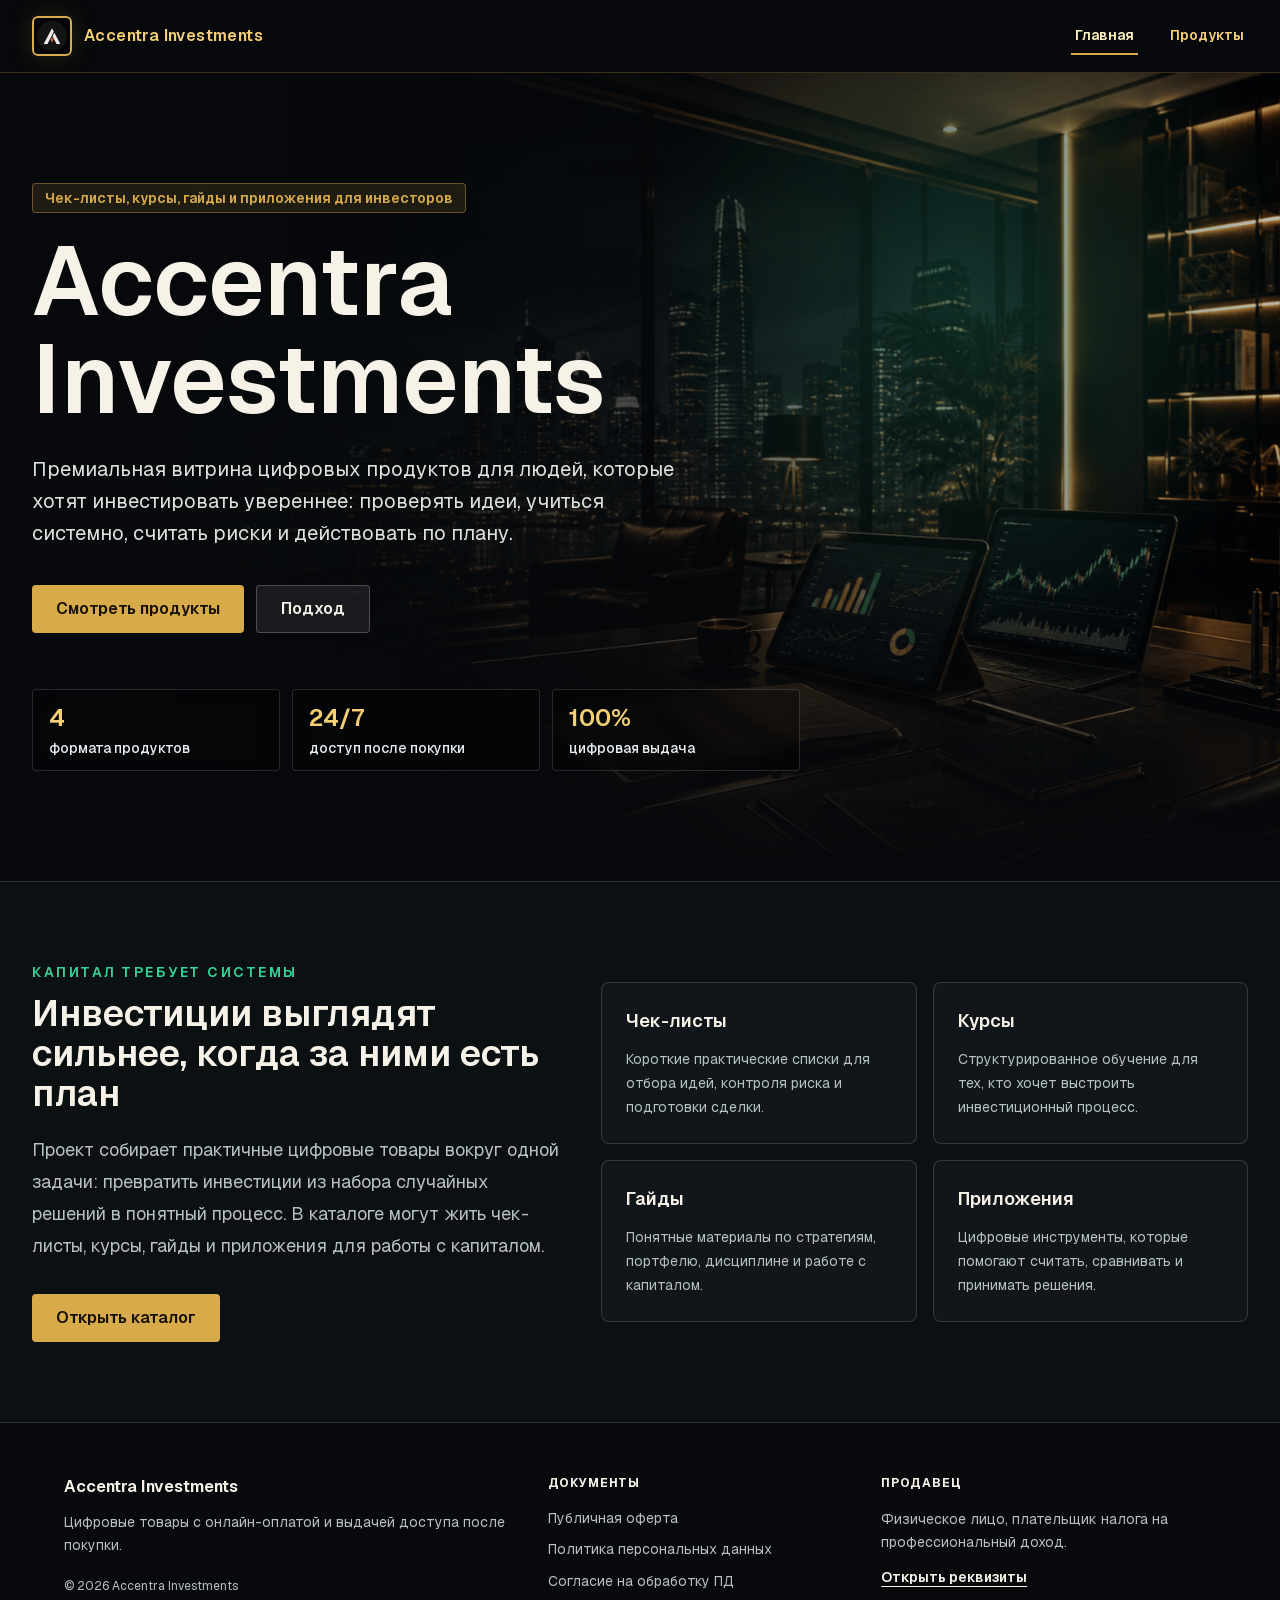
<file: index.html>
<!DOCTYPE html><html lang="ru" class="geist_a71539c9-module__T19VSG__variable geist_mono_8d43a2aa-module__8Li5zG__variable h-full antialiased"><head><meta charSet="utf-8"/><meta name="viewport" content="width=device-width, initial-scale=1"/><link rel="preload" href="/_next/static/media/797e433ab948586e-s.p.09zddjkbdep5a.woff2" as="font" crossorigin="" type="font/woff2"/><link rel="preload" href="/_next/static/media/caa3a2e1cccd8315-s.p.09~u27dqhyhd6.woff2" as="font" crossorigin="" type="font/woff2"/><link rel="preload" as="image" href="/logo.svg"/><link rel="preload" as="image" href="/hero/capital-command.png"/><link rel="preload" as="image" href="/hero/capital-suite.png"/><link rel="stylesheet" href="/_next/static/chunks/0b8yj5fkha_.e.css" data-precedence="next"/><link rel="preload" as="script" fetchPriority="low" href="/_next/static/chunks/0k_-0wjpi~8w1.js"/><script src="/_next/static/chunks/0_p46602p88ss.js" async=""></script><script src="/_next/static/chunks/0irx_78.s631..js" async=""></script><script src="/_next/static/chunks/0nb.jqspx-ja4.js" async=""></script><script src="/_next/static/chunks/turbopack-0a20898857l-..js" async=""></script><script src="/_next/static/chunks/120_mrj66w7d5.js" async=""></script><script src="/_next/static/chunks/0o-0m-u_g1k0-.js" async=""></script><script src="/_next/static/chunks/0~58a43n2k8ra.js" async=""></script><meta name="next-size-adjust" content=""/><title>Accentra Investments — инвестиционные продукты</title><meta name="description" content="Чек-листы, курсы, гайды и приложения для осознанной работы с капиталом."/><meta name="yandex-verification" content="3810a843afc384e1"/><link rel="shortcut icon" href="/favicon.ico" type="image/x-icon"/><link rel="icon" href="/favicon.ico?favicon.0-gzdo0tdrnai.ico" sizes="256x256" type="image/x-icon"/><link rel="icon" href="/favicon.ico" type="image/x-icon" sizes="any"/><link rel="apple-touch-icon" href="/apple-touch-icon.png" type="image/png" sizes="180x180"/><script src="/_next/static/chunks/03~yq9q893hmn.js" noModule=""></script></head><body class="min-h-full flex flex-col"><div hidden=""><!--$--><!--/$--></div><noscript><div><img src="https://mc.yandex.ru/watch/109227984" style="position:absolute;left:-9999px" alt=""/></div></noscript><div class="min-h-dvh bg-background"><header class="sticky top-0 z-50 border-b border-[#d7aa4a]/24 bg-[#07090c]/88 backdrop-blur-xl"><div class="mx-auto flex h-18 max-w-7xl items-center justify-between gap-4 px-4 sm:px-6 lg:px-8"><a href="/" class="flex items-center gap-3" aria-label="Accentra Investments"><span class="flex size-10 shrink-0 items-center justify-center rounded-md border-2 border-[#d7aa4a] bg-black/25 p-[3px] shadow-[0_0_26px_rgba(215,170,74,0.18)]"><img alt="" width="34" height="34" decoding="async" data-nimg="1" class="block size-[34px] object-contain" style="color:transparent" src="/logo.svg"/></span><span class="text-base font-semibold tracking-wide text-[#f5cf73]">Accentra Investments</span></a><nav class="flex items-center gap-5 text-sm font-semibold text-[#f5cf73] sm:gap-7"><a href="/" class="border-b-2 px-1 py-2 transition-colors hover:border-[#f5cf73] hover:text-[#fff2bf] border-[#d7aa4a] text-[#fff2bf]">Главная</a><a href="/products/" class="border-b-2 px-1 py-2 transition-colors hover:border-[#f5cf73] hover:text-[#fff2bf] border-transparent">Продукты</a></nav></div></header><main><section class="relative isolate overflow-hidden"><div class="absolute inset-0 -z-20"><img alt="" decoding="async" data-nimg="fill" class="hero-fade-a object-cover" style="position:absolute;height:100%;width:100%;left:0;top:0;right:0;bottom:0;color:transparent" src="/hero/capital-command.png"/><img alt="" decoding="async" data-nimg="fill" class="hero-fade-b object-cover" style="position:absolute;height:100%;width:100%;left:0;top:0;right:0;bottom:0;color:transparent" src="/hero/capital-suite.png"/></div><div class="absolute inset-0 -z-10 bg-[radial-gradient(circle_at_76%_28%,rgba(57,209,154,0.18),transparent_30%),linear-gradient(90deg,rgba(7,9,12,0.98)_0%,rgba(7,9,12,0.78)_43%,rgba(7,9,12,0.26)_100%),linear-gradient(0deg,rgba(7,9,12,1)_0%,rgba(7,9,12,0)_35%)]"></div><div class="mx-auto flex min-h-[calc(100svh-5.75rem)] max-w-7xl flex-col justify-center px-4 py-16 sm:px-6 lg:px-8"><div class="max-w-3xl"><p class="mb-5 inline-flex rounded border border-primary/40 bg-primary/12 px-3 py-1 text-sm font-semibold text-primary">Чек-листы, курсы, гайды и приложения для инвесторов</p><h1 class="text-5xl font-semibold leading-[1.02] tracking-normal text-foreground sm:text-7xl lg:text-8xl">Accentra Investments</h1><p class="mt-6 max-w-2xl text-lg leading-8 text-[#dce3df] sm:text-xl">Премиальная витрина цифровых продуктов для людей, которые хотят инвестировать увереннее: проверять идеи, учиться системно, считать риски и действовать по плану.</p><div class="mt-9 flex flex-wrap gap-3"><a href="/products/" class="inline-flex h-12 items-center justify-center rounded bg-primary px-6 text-base font-semibold text-primary-foreground transition hover:bg-[#f0c96f]">Смотреть продукты</a><a href="#method" class="inline-flex h-12 items-center justify-center rounded border border-white/22 bg-white/8 px-6 text-base font-semibold text-foreground transition hover:bg-white/14">Подход</a></div></div><div class="mt-14 grid max-w-3xl gap-3 sm:grid-cols-3"><div class="rounded border border-white/14 bg-black/30 px-4 py-3 backdrop-blur"><p class="text-2xl font-semibold text-[#f5cf73]">4</p><p class="mt-1 text-sm font-medium text-[#e7edf0]">формата продуктов</p></div><div class="rounded border border-white/14 bg-black/30 px-4 py-3 backdrop-blur"><p class="text-2xl font-semibold text-[#f5cf73]">24/7</p><p class="mt-1 text-sm font-medium text-[#e7edf0]">доступ после покупки</p></div><div class="rounded border border-white/14 bg-black/30 px-4 py-3 backdrop-blur"><p class="text-2xl font-semibold text-[#f5cf73]">100%</p><p class="mt-1 text-sm font-medium text-[#e7edf0]">цифровая выдача</p></div></div></div></section><section id="method" class="border-y border-border bg-[#0b1012] py-20"><div class="mx-auto max-w-7xl px-4 sm:px-6 lg:px-8"><div class="grid gap-10 lg:grid-cols-[0.9fr_1.1fr] lg:items-center"><div><p class="text-sm font-semibold uppercase tracking-[0.18em] text-accent">Капитал требует системы</p><h2 class="mt-3 text-3xl font-semibold tracking-normal sm:text-4xl">Инвестиции выглядят сильнее, когда за ними есть план</h2><p class="mt-5 text-lg leading-8 text-muted-foreground">Проект собирает практичные цифровые товары вокруг одной задачи: превратить инвестиции из набора случайных решений в понятный процесс. В каталоге могут жить чек-листы, курсы, гайды и приложения для работы с капиталом.</p><a href="/products/" class="mt-8 inline-flex h-12 items-center justify-center rounded bg-primary px-6 text-base font-semibold text-primary-foreground transition hover:bg-[#f0c96f]">Открыть каталог</a></div><div class="grid gap-4 sm:grid-cols-2"><div class="rounded-lg border border-border bg-card p-6"><h3 class="text-lg font-semibold text-foreground">Чек-листы</h3><p class="mt-3 text-sm leading-6 text-muted-foreground">Короткие практические списки для отбора идей, контроля риска и подготовки сделки.</p></div><div class="rounded-lg border border-border bg-card p-6"><h3 class="text-lg font-semibold text-foreground">Курсы</h3><p class="mt-3 text-sm leading-6 text-muted-foreground">Структурированное обучение для тех, кто хочет выстроить инвестиционный процесс.</p></div><div class="rounded-lg border border-border bg-card p-6"><h3 class="text-lg font-semibold text-foreground">Гайды</h3><p class="mt-3 text-sm leading-6 text-muted-foreground">Понятные материалы по стратегиям, портфелю, дисциплине и работе с капиталом.</p></div><div class="rounded-lg border border-border bg-card p-6"><h3 class="text-lg font-semibold text-foreground">Приложения</h3><p class="mt-3 text-sm leading-6 text-muted-foreground">Цифровые инструменты, которые помогают считать, сравнивать и принимать решения.</p></div></div></div></div></section></main></div><!--$--><!--/$--><footer class="legal-footer border-t border-border bg-background text-sm text-muted-foreground bg-[#07090c]"><style>
        .legal-footer {
          padding: 2.75rem 1rem;
        }

        .legal-footer__inner {
          display: grid;
          gap: 2rem;
          max-width: 72rem;
          margin: 0 auto;
        }

        .legal-footer__title {
          color: var(--foreground);
          font-size: 1rem;
          font-weight: 650;
          line-height: 1.5;
        }

        .legal-footer__text {
          max-width: 28rem;
          margin-top: 0.75rem;
          line-height: 1.65;
        }

        .legal-footer__meta {
          margin-top: 1.25rem;
          font-size: 0.75rem;
          line-height: 1.5;
        }

        .legal-footer__label {
          color: var(--foreground);
          font-size: 0.75rem;
          font-weight: 700;
          letter-spacing: 0.08em;
          line-height: 1.4;
          text-transform: uppercase;
        }

        .legal-footer__links {
          display: flex;
          flex-direction: column;
          align-items: flex-start;
          gap: 0.7rem;
          margin-top: 1rem;
        }

        .legal-footer__link {
          color: inherit;
          line-height: 1.45;
          text-decoration: none;
          transition: color 160ms ease;
        }

        .legal-footer__link:hover {
          color: var(--foreground);
        }

        .legal-footer__seller {
          margin-top: 1rem;
          line-height: 1.65;
        }

        .legal-footer__requisites {
          display: inline-flex;
          margin-top: 0.8rem;
          color: var(--foreground);
          font-weight: 600;
          text-decoration: underline;
          text-underline-offset: 4px;
          transition: color 160ms ease;
        }

        .legal-footer__requisites:hover {
          color: var(--muted-foreground);
        }

        @media (min-width: 768px) {
          .legal-footer {
            padding: 3.25rem 1.5rem;
          }

          .legal-footer__inner {
            grid-template-columns: minmax(0, 1.35fr) minmax(0, 0.9fr) minmax(0, 1fr);
            align-items: start;
          }
        }
      </style><div class="legal-footer__inner"><div><p class="legal-footer__title">Accentra Investments</p><p class="legal-footer__text">Цифровые товары с онлайн-оплатой и выдачей доступа после покупки.</p><p class="legal-footer__meta">© <!-- -->2026<!-- --> <!-- -->Accentra Investments</p></div><nav aria-label="Юридические документы"><p class="legal-footer__label">Документы</p><div class="legal-footer__links"><a href="https://accentra.ru/legal/offer/" target="_blank" rel="noreferrer" class="legal-footer__link">Публичная оферта</a><a href="https://accentra.ru/legal/privacy/" target="_blank" rel="noreferrer" class="legal-footer__link">Политика персональных данных</a><a href="https://accentra.ru/legal/personal-data-consent/" target="_blank" rel="noreferrer" class="legal-footer__link">Согласие на обработку ПД</a></div></nav><div><p class="legal-footer__label">Продавец</p><p class="legal-footer__seller">Физическое лицо, плательщик налога на профессиональный доход.</p><a href="https://accentra.ru/contacts/" target="_blank" rel="noreferrer" class="legal-footer__requisites">Открыть реквизиты</a></div></div></footer><script src="/_next/static/chunks/0k_-0wjpi~8w1.js" id="_R_" async=""></script><script>(self.__next_f=self.__next_f||[]).push([0])</script><script>self.__next_f.push([1,"1:\"$Sreact.fragment\"\n2:I[10536,[\"/_next/static/chunks/120_mrj66w7d5.js\",\"/_next/static/chunks/0o-0m-u_g1k0-.js\"],\"YandexMetrika\"]\n3:I[60379,[\"/_next/static/chunks/120_mrj66w7d5.js\",\"/_next/static/chunks/0o-0m-u_g1k0-.js\"],\"default\"]\n4:I[44345,[\"/_next/static/chunks/120_mrj66w7d5.js\",\"/_next/static/chunks/0o-0m-u_g1k0-.js\"],\"default\"]\n9:I[3222,[\"/_next/static/chunks/120_mrj66w7d5.js\",\"/_next/static/chunks/0o-0m-u_g1k0-.js\"],\"default\",1]\n:HL[\"/_next/static/chunks/0b8yj5fkha_.e.css\",\"style\"]\n:HL[\"/_next/static/media/797e433ab948586e-s.p.09zddjkbdep5a.woff2\",\"font\",{\"crossOrigin\":\"\",\"type\":\"font/woff2\"}]\n:HL[\"/_next/static/media/caa3a2e1cccd8315-s.p.09~u27dqhyhd6.woff2\",\"font\",{\"crossOrigin\":\"\",\"type\":\"font/woff2\"}]\n5:T820,"])</script><script>self.__next_f.push([1,"\n        .legal-footer {\n          padding: 2.75rem 1rem;\n        }\n\n        .legal-footer__inner {\n          display: grid;\n          gap: 2rem;\n          max-width: 72rem;\n          margin: 0 auto;\n        }\n\n        .legal-footer__title {\n          color: var(--foreground);\n          font-size: 1rem;\n          font-weight: 650;\n          line-height: 1.5;\n        }\n\n        .legal-footer__text {\n          max-width: 28rem;\n          margin-top: 0.75rem;\n          line-height: 1.65;\n        }\n\n        .legal-footer__meta {\n          margin-top: 1.25rem;\n          font-size: 0.75rem;\n          line-height: 1.5;\n        }\n\n        .legal-footer__label {\n          color: var(--foreground);\n          font-size: 0.75rem;\n          font-weight: 700;\n          letter-spacing: 0.08em;\n          line-height: 1.4;\n          text-transform: uppercase;\n        }\n\n        .legal-footer__links {\n          display: flex;\n          flex-direction: column;\n          align-items: flex-start;\n          gap: 0.7rem;\n          margin-top: 1rem;\n        }\n\n        .legal-footer__link {\n          color: inherit;\n          line-height: 1.45;\n          text-decoration: none;\n          transition: color 160ms ease;\n        }\n\n        .legal-footer__link:hover {\n          color: var(--foreground);\n        }\n\n        .legal-footer__seller {\n          margin-top: 1rem;\n          line-height: 1.65;\n        }\n\n        .legal-footer__requisites {\n          display: inline-flex;\n          margin-top: 0.8rem;\n          color: var(--foreground);\n          font-weight: 600;\n          text-decoration: underline;\n          text-underline-offset: 4px;\n          transition: color 160ms ease;\n        }\n\n        .legal-footer__requisites:hover {\n          color: var(--muted-foreground);\n        }\n\n        @media (min-width: 768px) {\n          .legal-footer {\n            padding: 3.25rem 1.5rem;\n          }\n\n          .legal-footer__inner {\n            grid-template-columns: minmax(0, 1.35fr) minmax(0, 0.9fr) minmax(0, 1fr);\n            align-items: start;\n          }\n        }\n      "])</script><script>self.__next_f.push([1,"0:{\"P\":null,\"c\":[\"\",\"\"],\"q\":\"\",\"i\":false,\"f\":[[[\"\",{\"children\":[\"__PAGE__\",{}]},\"$undefined\",\"$undefined\",16],[[\"$\",\"$1\",\"c\",{\"children\":[[[\"$\",\"link\",\"0\",{\"rel\":\"stylesheet\",\"href\":\"/_next/static/chunks/0b8yj5fkha_.e.css\",\"precedence\":\"next\",\"crossOrigin\":\"$undefined\",\"nonce\":\"$undefined\"}],[\"$\",\"script\",\"script-0\",{\"src\":\"/_next/static/chunks/120_mrj66w7d5.js\",\"async\":true,\"nonce\":\"$undefined\"}],[\"$\",\"script\",\"script-1\",{\"src\":\"/_next/static/chunks/0o-0m-u_g1k0-.js\",\"async\":true,\"nonce\":\"$undefined\"}]],[\"$\",\"html\",null,{\"lang\":\"ru\",\"className\":\"geist_a71539c9-module__T19VSG__variable geist_mono_8d43a2aa-module__8Li5zG__variable h-full antialiased\",\"children\":[\"$\",\"body\",null,{\"className\":\"min-h-full flex flex-col\",\"children\":[[\"$\",\"$L2\",null,{}],[\"$\",\"$L3\",null,{\"parallelRouterKey\":\"children\",\"error\":\"$undefined\",\"errorStyles\":\"$undefined\",\"errorScripts\":\"$undefined\",\"template\":[\"$\",\"$L4\",null,{}],\"templateStyles\":\"$undefined\",\"templateScripts\":\"$undefined\",\"notFound\":[[[\"$\",\"title\",null,{\"children\":\"404: This page could not be found.\"}],[\"$\",\"div\",null,{\"style\":{\"fontFamily\":\"system-ui,\\\"Segoe UI\\\",Roboto,Helvetica,Arial,sans-serif,\\\"Apple Color Emoji\\\",\\\"Segoe UI Emoji\\\"\",\"height\":\"100vh\",\"textAlign\":\"center\",\"display\":\"flex\",\"flexDirection\":\"column\",\"alignItems\":\"center\",\"justifyContent\":\"center\"},\"children\":[\"$\",\"div\",null,{\"children\":[[\"$\",\"style\",null,{\"dangerouslySetInnerHTML\":{\"__html\":\"body{color:#000;background:#fff;margin:0}.next-error-h1{border-right:1px solid rgba(0,0,0,.3)}@media (prefers-color-scheme:dark){body{color:#fff;background:#000}.next-error-h1{border-right:1px solid rgba(255,255,255,.3)}}\"}}],[\"$\",\"h1\",null,{\"className\":\"next-error-h1\",\"style\":{\"display\":\"inline-block\",\"margin\":\"0 20px 0 0\",\"padding\":\"0 23px 0 0\",\"fontSize\":24,\"fontWeight\":500,\"verticalAlign\":\"top\",\"lineHeight\":\"49px\"},\"children\":404}],[\"$\",\"div\",null,{\"style\":{\"display\":\"inline-block\"},\"children\":[\"$\",\"h2\",null,{\"style\":{\"fontSize\":14,\"fontWeight\":400,\"lineHeight\":\"49px\",\"margin\":0},\"children\":\"This page could not be found.\"}]}]]}]}]],[]],\"forbidden\":\"$undefined\",\"unauthorized\":\"$undefined\"}],[\"$\",\"footer\",null,{\"className\":\"legal-footer border-t border-border bg-background text-sm text-muted-foreground bg-[#07090c]\",\"children\":[[\"$\",\"style\",null,{\"children\":\"$5\"}],\"$L6\"]}]]}]}]]}],{\"children\":[\"$L7\",{},null,false,null]},null,false,null],\"$L8\",false]],\"m\":\"$undefined\",\"G\":[\"$9\",[\"$La\"]],\"S\":true,\"h\":null,\"s\":\"$undefined\",\"l\":\"$undefined\",\"p\":\"$undefined\",\"d\":\"$undefined\",\"b\":\"xPZyX1_C-UBmDYddAtYaP\"}\n"])</script><script>self.__next_f.push([1,"b:I[36754,[\"/_next/static/chunks/120_mrj66w7d5.js\",\"/_next/static/chunks/0o-0m-u_g1k0-.js\",\"/_next/static/chunks/0~58a43n2k8ra.js\"],\"SiteHeader\"]\nc:I[58891,[\"/_next/static/chunks/120_mrj66w7d5.js\",\"/_next/static/chunks/0o-0m-u_g1k0-.js\",\"/_next/static/chunks/0~58a43n2k8ra.js\"],\"Image\"]\n11:I[96237,[\"/_next/static/chunks/120_mrj66w7d5.js\",\"/_next/static/chunks/0o-0m-u_g1k0-.js\"],\"ViewportBoundary\"]\n13:I[96237,[\"/_next/static/chunks/120_mrj66w7d5.js\",\"/_next/static/chunks/0o-0m-u_g1k0-.js\"],\"MetadataBoundary\"]\n14:\"$Sreact.suspense\"\n"])</script><script>self.__next_f.push([1,"6:[\"$\",\"div\",null,{\"className\":\"legal-footer__inner\",\"children\":[[\"$\",\"div\",null,{\"children\":[[\"$\",\"p\",null,{\"className\":\"legal-footer__title\",\"children\":\"Accentra Investments\"}],[\"$\",\"p\",null,{\"className\":\"legal-footer__text\",\"children\":\"Цифровые товары с онлайн-оплатой и выдачей доступа после покупки.\"}],[\"$\",\"p\",null,{\"className\":\"legal-footer__meta\",\"children\":[\"© \",2026,\" \",\"Accentra Investments\"]}]]}],[\"$\",\"nav\",null,{\"aria-label\":\"Юридические документы\",\"children\":[[\"$\",\"p\",null,{\"className\":\"legal-footer__label\",\"children\":\"Документы\"}],[\"$\",\"div\",null,{\"className\":\"legal-footer__links\",\"children\":[[\"$\",\"a\",\"/legal/offer/\",{\"href\":\"https://accentra.ru/legal/offer/\",\"target\":\"_blank\",\"rel\":\"noreferrer\",\"className\":\"legal-footer__link\",\"children\":\"Публичная оферта\"}],[\"$\",\"a\",\"/legal/privacy/\",{\"href\":\"https://accentra.ru/legal/privacy/\",\"target\":\"_blank\",\"rel\":\"noreferrer\",\"className\":\"legal-footer__link\",\"children\":\"Политика персональных данных\"}],[\"$\",\"a\",\"/legal/personal-data-consent/\",{\"href\":\"https://accentra.ru/legal/personal-data-consent/\",\"target\":\"_blank\",\"rel\":\"noreferrer\",\"className\":\"legal-footer__link\",\"children\":\"Согласие на обработку ПД\"}]]}]]}],[\"$\",\"div\",null,{\"children\":[[\"$\",\"p\",null,{\"className\":\"legal-footer__label\",\"children\":\"Продавец\"}],[\"$\",\"p\",null,{\"className\":\"legal-footer__seller\",\"children\":\"Физическое лицо, плательщик налога на профессиональный доход.\"}],[\"$\",\"a\",null,{\"href\":\"https://accentra.ru/contacts/\",\"target\":\"_blank\",\"rel\":\"noreferrer\",\"className\":\"legal-footer__requisites\",\"children\":\"Открыть реквизиты\"}]]}]]}]\n"])</script><script>self.__next_f.push([1,"7:[\"$\",\"$1\",\"c\",{\"children\":[[\"$\",\"div\",null,{\"className\":\"min-h-dvh bg-background\",\"children\":[[\"$\",\"$Lb\",null,{}],[\"$\",\"main\",null,{\"children\":[[\"$\",\"section\",null,{\"className\":\"relative isolate overflow-hidden\",\"children\":[[\"$\",\"div\",null,{\"className\":\"absolute inset-0 -z-20\",\"children\":[[\"$\",\"$Lc\",null,{\"src\":\"/hero/capital-command.png\",\"alt\":\"\",\"fill\":true,\"priority\":true,\"className\":\"hero-fade-a object-cover\",\"sizes\":\"100vw\"}],[\"$\",\"$Lc\",null,{\"src\":\"/hero/capital-suite.png\",\"alt\":\"\",\"fill\":true,\"priority\":true,\"className\":\"hero-fade-b object-cover\",\"sizes\":\"100vw\"}]]}],[\"$\",\"div\",null,{\"className\":\"absolute inset-0 -z-10 bg-[radial-gradient(circle_at_76%_28%,rgba(57,209,154,0.18),transparent_30%),linear-gradient(90deg,rgba(7,9,12,0.98)_0%,rgba(7,9,12,0.78)_43%,rgba(7,9,12,0.26)_100%),linear-gradient(0deg,rgba(7,9,12,1)_0%,rgba(7,9,12,0)_35%)]\"}],[\"$\",\"div\",null,{\"className\":\"mx-auto flex min-h-[calc(100svh-5.75rem)] max-w-7xl flex-col justify-center px-4 py-16 sm:px-6 lg:px-8\",\"children\":[[\"$\",\"div\",null,{\"className\":\"max-w-3xl\",\"children\":[[\"$\",\"p\",null,{\"className\":\"mb-5 inline-flex rounded border border-primary/40 bg-primary/12 px-3 py-1 text-sm font-semibold text-primary\",\"children\":\"Чек-листы, курсы, гайды и приложения для инвесторов\"}],[\"$\",\"h1\",null,{\"className\":\"text-5xl font-semibold leading-[1.02] tracking-normal text-foreground sm:text-7xl lg:text-8xl\",\"children\":\"Accentra Investments\"}],[\"$\",\"p\",null,{\"className\":\"mt-6 max-w-2xl text-lg leading-8 text-[#dce3df] sm:text-xl\",\"children\":\"Премиальная витрина цифровых продуктов для людей, которые хотят инвестировать увереннее: проверять идеи, учиться системно, считать риски и действовать по плану.\"}],[\"$\",\"div\",null,{\"className\":\"mt-9 flex flex-wrap gap-3\",\"children\":[[\"$\",\"a\",null,{\"href\":\"/products/\",\"className\":\"inline-flex h-12 items-center justify-center rounded bg-primary px-6 text-base font-semibold text-primary-foreground transition hover:bg-[#f0c96f]\",\"children\":\"Смотреть продукты\"}],[\"$\",\"a\",null,{\"href\":\"#method\",\"className\":\"inline-flex h-12 items-center justify-center rounded border border-white/22 bg-white/8 px-6 text-base font-semibold text-foreground transition hover:bg-white/14\",\"children\":\"Подход\"}]]}]]}],[\"$\",\"div\",null,{\"className\":\"mt-14 grid max-w-3xl gap-3 sm:grid-cols-3\",\"children\":[[\"$\",\"div\",\"4\",{\"className\":\"rounded border border-white/14 bg-black/30 px-4 py-3 backdrop-blur\",\"children\":[[\"$\",\"p\",null,{\"className\":\"text-2xl font-semibold text-[#f5cf73]\",\"children\":\"4\"}],[\"$\",\"p\",null,{\"className\":\"mt-1 text-sm font-medium text-[#e7edf0]\",\"children\":\"формата продуктов\"}]]}],[\"$\",\"div\",\"24/7\",{\"className\":\"rounded border border-white/14 bg-black/30 px-4 py-3 backdrop-blur\",\"children\":[[\"$\",\"p\",null,{\"className\":\"text-2xl font-semibold text-[#f5cf73]\",\"children\":\"24/7\"}],[\"$\",\"p\",null,{\"className\":\"mt-1 text-sm font-medium text-[#e7edf0]\",\"children\":\"доступ после покупки\"}]]}],[\"$\",\"div\",\"100%\",{\"className\":\"rounded border border-white/14 bg-black/30 px-4 py-3 backdrop-blur\",\"children\":[[\"$\",\"p\",null,{\"className\":\"text-2xl font-semibold text-[#f5cf73]\",\"children\":\"100%\"}],[\"$\",\"p\",null,{\"className\":\"mt-1 text-sm font-medium text-[#e7edf0]\",\"children\":\"цифровая выдача\"}]]}]]}]]}]]}],[\"$\",\"section\",null,{\"id\":\"method\",\"className\":\"border-y border-border bg-[#0b1012] py-20\",\"children\":[\"$\",\"div\",null,{\"className\":\"mx-auto max-w-7xl px-4 sm:px-6 lg:px-8\",\"children\":[\"$\",\"div\",null,{\"className\":\"grid gap-10 lg:grid-cols-[0.9fr_1.1fr] lg:items-center\",\"children\":[[\"$\",\"div\",null,{\"children\":[[\"$\",\"p\",null,{\"className\":\"text-sm font-semibold uppercase tracking-[0.18em] text-accent\",\"children\":\"Капитал требует системы\"}],[\"$\",\"h2\",null,{\"className\":\"mt-3 text-3xl font-semibold tracking-normal sm:text-4xl\",\"children\":\"Инвестиции выглядят сильнее, когда за ними есть план\"}],[\"$\",\"p\",null,{\"className\":\"mt-5 text-lg leading-8 text-muted-foreground\",\"children\":\"Проект собирает практичные цифровые товары вокруг одной задачи: превратить инвестиции из набора случайных решений в понятный процесс. В каталоге могут жить чек-листы, курсы, гайды и приложения для работы с капиталом.\"}],\"$Ld\"]}],\"$Le\"]}]}]}]]}]]}],[\"$Lf\"],\"$L10\"]}]\n"])</script><script>self.__next_f.push([1,"8:[\"$\",\"$1\",\"h\",{\"children\":[null,[\"$\",\"$L11\",null,{\"children\":\"$L12\"}],[\"$\",\"div\",null,{\"hidden\":true,\"children\":[\"$\",\"$L13\",null,{\"children\":[\"$\",\"$14\",null,{\"name\":\"Next.Metadata\",\"children\":\"$L15\"}]}]}],[\"$\",\"meta\",null,{\"name\":\"next-size-adjust\",\"content\":\"\"}]]}]\na:[\"$\",\"link\",\"0\",{\"rel\":\"stylesheet\",\"href\":\"/_next/static/chunks/0b8yj5fkha_.e.css\",\"precedence\":\"next\",\"crossOrigin\":\"$undefined\",\"nonce\":\"$undefined\"}]\n"])</script><script>self.__next_f.push([1,"16:I[96237,[\"/_next/static/chunks/120_mrj66w7d5.js\",\"/_next/static/chunks/0o-0m-u_g1k0-.js\"],\"OutletBoundary\"]\nd:[\"$\",\"a\",null,{\"href\":\"/products/\",\"className\":\"mt-8 inline-flex h-12 items-center justify-center rounded bg-primary px-6 text-base font-semibold text-primary-foreground transition hover:bg-[#f0c96f]\",\"children\":\"Открыть каталог\"}]\n"])</script><script>self.__next_f.push([1,"e:[\"$\",\"div\",null,{\"className\":\"grid gap-4 sm:grid-cols-2\",\"children\":[[\"$\",\"div\",\"Чек-листы\",{\"className\":\"rounded-lg border border-border bg-card p-6\",\"children\":[[\"$\",\"h3\",null,{\"className\":\"text-lg font-semibold text-foreground\",\"children\":\"Чек-листы\"}],[\"$\",\"p\",null,{\"className\":\"mt-3 text-sm leading-6 text-muted-foreground\",\"children\":\"Короткие практические списки для отбора идей, контроля риска и подготовки сделки.\"}]]}],[\"$\",\"div\",\"Курсы\",{\"className\":\"rounded-lg border border-border bg-card p-6\",\"children\":[[\"$\",\"h3\",null,{\"className\":\"text-lg font-semibold text-foreground\",\"children\":\"Курсы\"}],[\"$\",\"p\",null,{\"className\":\"mt-3 text-sm leading-6 text-muted-foreground\",\"children\":\"Структурированное обучение для тех, кто хочет выстроить инвестиционный процесс.\"}]]}],[\"$\",\"div\",\"Гайды\",{\"className\":\"rounded-lg border border-border bg-card p-6\",\"children\":[[\"$\",\"h3\",null,{\"className\":\"text-lg font-semibold text-foreground\",\"children\":\"Гайды\"}],[\"$\",\"p\",null,{\"className\":\"mt-3 text-sm leading-6 text-muted-foreground\",\"children\":\"Понятные материалы по стратегиям, портфелю, дисциплине и работе с капиталом.\"}]]}],[\"$\",\"div\",\"Приложения\",{\"className\":\"rounded-lg border border-border bg-card p-6\",\"children\":[[\"$\",\"h3\",null,{\"className\":\"text-lg font-semibold text-foreground\",\"children\":\"Приложения\"}],[\"$\",\"p\",null,{\"className\":\"mt-3 text-sm leading-6 text-muted-foreground\",\"children\":\"Цифровые инструменты, которые помогают считать, сравнивать и принимать решения.\"}]]}]]}]\n"])</script><script>self.__next_f.push([1,"f:[\"$\",\"script\",\"script-0\",{\"src\":\"/_next/static/chunks/0~58a43n2k8ra.js\",\"async\":true,\"nonce\":\"$undefined\"}]\n10:[\"$\",\"$L16\",null,{\"children\":[\"$\",\"$14\",null,{\"name\":\"Next.MetadataOutlet\",\"children\":\"$@17\"}]}]\n"])</script><script>self.__next_f.push([1,"12:[[\"$\",\"meta\",\"0\",{\"charSet\":\"utf-8\"}],[\"$\",\"meta\",\"1\",{\"name\":\"viewport\",\"content\":\"width=device-width, initial-scale=1\"}]]\n"])</script><script>self.__next_f.push([1,"18:I[15637,[\"/_next/static/chunks/120_mrj66w7d5.js\",\"/_next/static/chunks/0o-0m-u_g1k0-.js\"],\"IconMark\"]\n15:[[\"$\",\"title\",\"0\",{\"children\":\"Accentra Investments — инвестиционные продукты\"}],[\"$\",\"meta\",\"1\",{\"name\":\"description\",\"content\":\"Чек-листы, курсы, гайды и приложения для осознанной работы с капиталом.\"}],[\"$\",\"meta\",\"2\",{\"name\":\"yandex-verification\",\"content\":\"3810a843afc384e1\"}],[\"$\",\"link\",\"3\",{\"rel\":\"shortcut icon\",\"href\":\"/favicon.ico\",\"type\":\"image/x-icon\"}],[\"$\",\"link\",\"4\",{\"rel\":\"icon\",\"href\":\"/favicon.ico?favicon.0-gzdo0tdrnai.ico\",\"sizes\":\"256x256\",\"type\":\"image/x-icon\"}],[\"$\",\"link\",\"5\",{\"rel\":\"icon\",\"href\":\"/favicon.ico\",\"type\":\"image/x-icon\",\"sizes\":\"any\"}],[\"$\",\"link\",\"6\",{\"rel\":\"apple-touch-icon\",\"href\":\"/apple-touch-icon.png\",\"type\":\"image/png\",\"sizes\":\"180x180\"}],[\"$\",\"$L18\",\"7\",{}]]\n17:null\n"])</script></body></html>
</file>
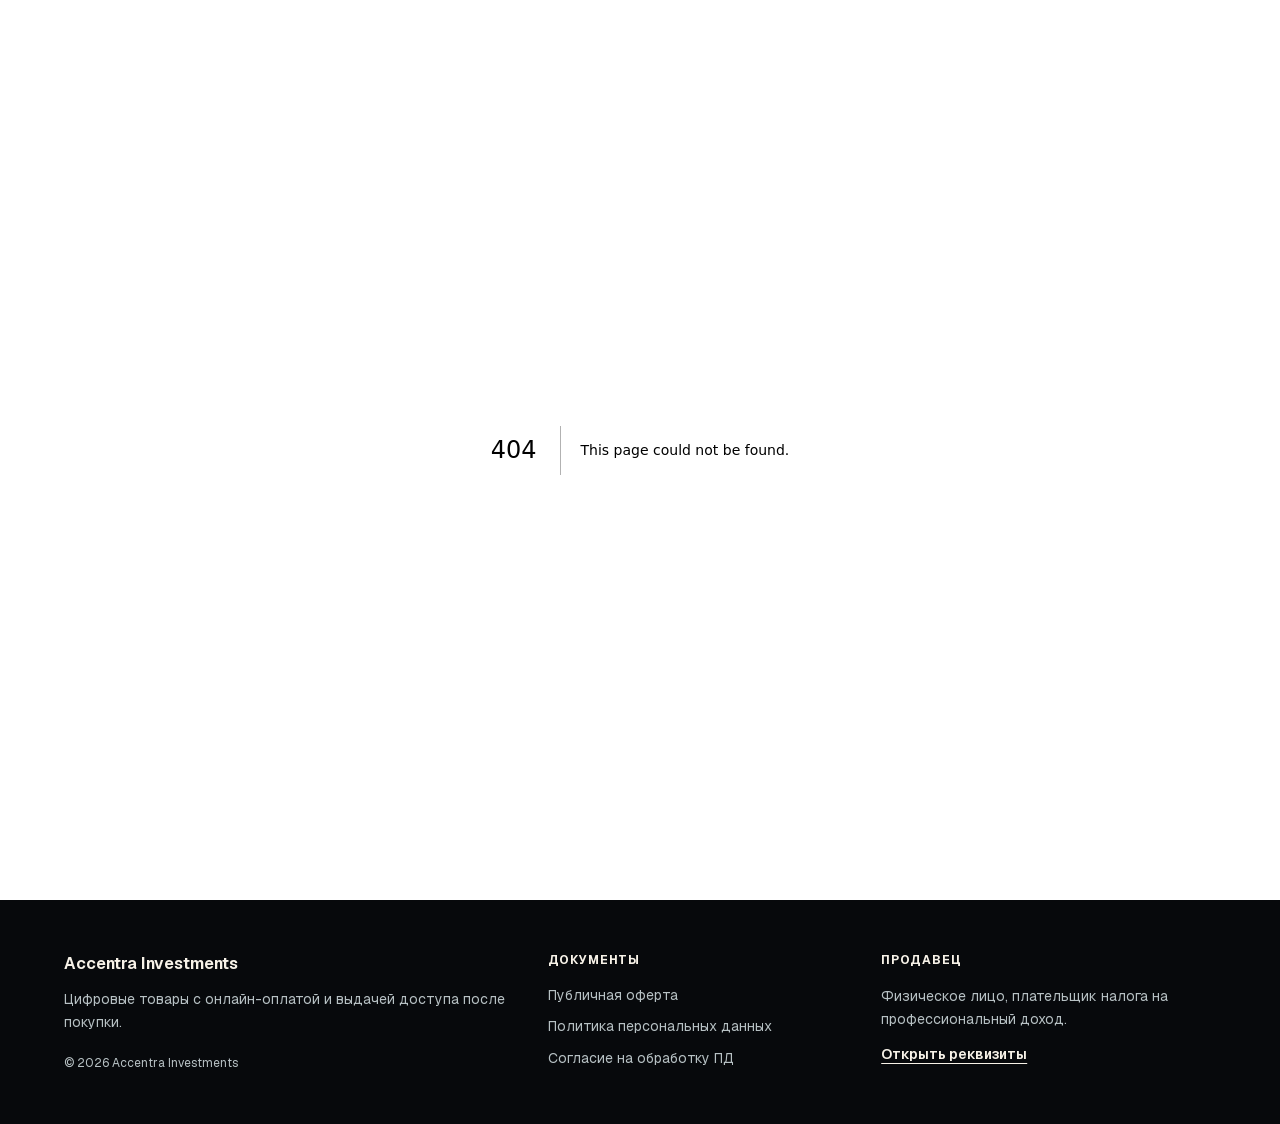
<file: 404/index.html>
<!DOCTYPE html><html lang="ru" class="geist_a71539c9-module__T19VSG__variable geist_mono_8d43a2aa-module__8Li5zG__variable h-full antialiased"><head><meta charSet="utf-8"/><meta name="viewport" content="width=device-width, initial-scale=1"/><link rel="stylesheet" href="/_next/static/chunks/0b8yj5fkha_.e.css" data-precedence="next"/><link rel="preload" as="script" fetchPriority="low" href="/_next/static/chunks/0k_-0wjpi~8w1.js"/><script src="/_next/static/chunks/0_p46602p88ss.js" async=""></script><script src="/_next/static/chunks/0irx_78.s631..js" async=""></script><script src="/_next/static/chunks/0nb.jqspx-ja4.js" async=""></script><script src="/_next/static/chunks/turbopack-0a20898857l-..js" async=""></script><script src="/_next/static/chunks/120_mrj66w7d5.js" async=""></script><script src="/_next/static/chunks/0o-0m-u_g1k0-.js" async=""></script><title>404: This page could not be found.</title><meta name="robots" content="noindex"/><meta name="next-size-adjust" content=""/><title>Accentra Investments — инвестиционные продукты</title><meta name="description" content="Чек-листы, курсы, гайды и приложения для осознанной работы с капиталом."/><meta name="yandex-verification" content="3810a843afc384e1"/><link rel="shortcut icon" href="/favicon.ico" type="image/x-icon"/><link rel="icon" href="/favicon.ico?favicon.0-gzdo0tdrnai.ico" sizes="256x256" type="image/x-icon"/><link rel="icon" href="/favicon.ico" type="image/x-icon" sizes="any"/><link rel="apple-touch-icon" href="/apple-touch-icon.png" type="image/png" sizes="180x180"/><script src="/_next/static/chunks/03~yq9q893hmn.js" noModule=""></script></head><body class="min-h-full flex flex-col"><div hidden=""><!--$--><!--/$--></div><noscript><div><img src="https://mc.yandex.ru/watch/109227984" style="position:absolute;left:-9999px" alt=""/></div></noscript><div style="font-family:system-ui,&quot;Segoe UI&quot;,Roboto,Helvetica,Arial,sans-serif,&quot;Apple Color Emoji&quot;,&quot;Segoe UI Emoji&quot;;height:100vh;text-align:center;display:flex;flex-direction:column;align-items:center;justify-content:center"><div><style>body{color:#000;background:#fff;margin:0}.next-error-h1{border-right:1px solid rgba(0,0,0,.3)}@media (prefers-color-scheme:dark){body{color:#fff;background:#000}.next-error-h1{border-right:1px solid rgba(255,255,255,.3)}}</style><h1 class="next-error-h1" style="display:inline-block;margin:0 20px 0 0;padding:0 23px 0 0;font-size:24px;font-weight:500;vertical-align:top;line-height:49px">404</h1><div style="display:inline-block"><h2 style="font-size:14px;font-weight:400;line-height:49px;margin:0">This page could not be found.</h2></div></div></div><!--$--><!--/$--><footer class="legal-footer border-t border-border bg-background text-sm text-muted-foreground bg-[#07090c]"><style>
        .legal-footer {
          padding: 2.75rem 1rem;
        }

        .legal-footer__inner {
          display: grid;
          gap: 2rem;
          max-width: 72rem;
          margin: 0 auto;
        }

        .legal-footer__title {
          color: var(--foreground);
          font-size: 1rem;
          font-weight: 650;
          line-height: 1.5;
        }

        .legal-footer__text {
          max-width: 28rem;
          margin-top: 0.75rem;
          line-height: 1.65;
        }

        .legal-footer__meta {
          margin-top: 1.25rem;
          font-size: 0.75rem;
          line-height: 1.5;
        }

        .legal-footer__label {
          color: var(--foreground);
          font-size: 0.75rem;
          font-weight: 700;
          letter-spacing: 0.08em;
          line-height: 1.4;
          text-transform: uppercase;
        }

        .legal-footer__links {
          display: flex;
          flex-direction: column;
          align-items: flex-start;
          gap: 0.7rem;
          margin-top: 1rem;
        }

        .legal-footer__link {
          color: inherit;
          line-height: 1.45;
          text-decoration: none;
          transition: color 160ms ease;
        }

        .legal-footer__link:hover {
          color: var(--foreground);
        }

        .legal-footer__seller {
          margin-top: 1rem;
          line-height: 1.65;
        }

        .legal-footer__requisites {
          display: inline-flex;
          margin-top: 0.8rem;
          color: var(--foreground);
          font-weight: 600;
          text-decoration: underline;
          text-underline-offset: 4px;
          transition: color 160ms ease;
        }

        .legal-footer__requisites:hover {
          color: var(--muted-foreground);
        }

        @media (min-width: 768px) {
          .legal-footer {
            padding: 3.25rem 1.5rem;
          }

          .legal-footer__inner {
            grid-template-columns: minmax(0, 1.35fr) minmax(0, 0.9fr) minmax(0, 1fr);
            align-items: start;
          }
        }
      </style><div class="legal-footer__inner"><div><p class="legal-footer__title">Accentra Investments</p><p class="legal-footer__text">Цифровые товары с онлайн-оплатой и выдачей доступа после покупки.</p><p class="legal-footer__meta">© <!-- -->2026<!-- --> <!-- -->Accentra Investments</p></div><nav aria-label="Юридические документы"><p class="legal-footer__label">Документы</p><div class="legal-footer__links"><a href="https://accentra.ru/legal/offer/" target="_blank" rel="noreferrer" class="legal-footer__link">Публичная оферта</a><a href="https://accentra.ru/legal/privacy/" target="_blank" rel="noreferrer" class="legal-footer__link">Политика персональных данных</a><a href="https://accentra.ru/legal/personal-data-consent/" target="_blank" rel="noreferrer" class="legal-footer__link">Согласие на обработку ПД</a></div></nav><div><p class="legal-footer__label">Продавец</p><p class="legal-footer__seller">Физическое лицо, плательщик налога на профессиональный доход.</p><a href="https://accentra.ru/contacts/" target="_blank" rel="noreferrer" class="legal-footer__requisites">Открыть реквизиты</a></div></div></footer><script src="/_next/static/chunks/0k_-0wjpi~8w1.js" id="_R_" async=""></script><script>(self.__next_f=self.__next_f||[]).push([0])</script><script>self.__next_f.push([1,"1:\"$Sreact.fragment\"\n2:I[10536,[\"/_next/static/chunks/120_mrj66w7d5.js\",\"/_next/static/chunks/0o-0m-u_g1k0-.js\"],\"YandexMetrika\"]\n3:I[60379,[\"/_next/static/chunks/120_mrj66w7d5.js\",\"/_next/static/chunks/0o-0m-u_g1k0-.js\"],\"default\"]\n4:I[44345,[\"/_next/static/chunks/120_mrj66w7d5.js\",\"/_next/static/chunks/0o-0m-u_g1k0-.js\"],\"default\"]\nb:I[3222,[\"/_next/static/chunks/120_mrj66w7d5.js\",\"/_next/static/chunks/0o-0m-u_g1k0-.js\"],\"default\",1]\n:HL[\"/_next/static/chunks/0b8yj5fkha_.e.css\",\"style\"]\n5:T820,"])</script><script>self.__next_f.push([1,"\n        .legal-footer {\n          padding: 2.75rem 1rem;\n        }\n\n        .legal-footer__inner {\n          display: grid;\n          gap: 2rem;\n          max-width: 72rem;\n          margin: 0 auto;\n        }\n\n        .legal-footer__title {\n          color: var(--foreground);\n          font-size: 1rem;\n          font-weight: 650;\n          line-height: 1.5;\n        }\n\n        .legal-footer__text {\n          max-width: 28rem;\n          margin-top: 0.75rem;\n          line-height: 1.65;\n        }\n\n        .legal-footer__meta {\n          margin-top: 1.25rem;\n          font-size: 0.75rem;\n          line-height: 1.5;\n        }\n\n        .legal-footer__label {\n          color: var(--foreground);\n          font-size: 0.75rem;\n          font-weight: 700;\n          letter-spacing: 0.08em;\n          line-height: 1.4;\n          text-transform: uppercase;\n        }\n\n        .legal-footer__links {\n          display: flex;\n          flex-direction: column;\n          align-items: flex-start;\n          gap: 0.7rem;\n          margin-top: 1rem;\n        }\n\n        .legal-footer__link {\n          color: inherit;\n          line-height: 1.45;\n          text-decoration: none;\n          transition: color 160ms ease;\n        }\n\n        .legal-footer__link:hover {\n          color: var(--foreground);\n        }\n\n        .legal-footer__seller {\n          margin-top: 1rem;\n          line-height: 1.65;\n        }\n\n        .legal-footer__requisites {\n          display: inline-flex;\n          margin-top: 0.8rem;\n          color: var(--foreground);\n          font-weight: 600;\n          text-decoration: underline;\n          text-underline-offset: 4px;\n          transition: color 160ms ease;\n        }\n\n        .legal-footer__requisites:hover {\n          color: var(--muted-foreground);\n        }\n\n        @media (min-width: 768px) {\n          .legal-footer {\n            padding: 3.25rem 1.5rem;\n          }\n\n          .legal-footer__inner {\n            grid-template-columns: minmax(0, 1.35fr) minmax(0, 0.9fr) minmax(0, 1fr);\n            align-items: start;\n          }\n        }\n      "])</script><script>self.__next_f.push([1,"0:{\"P\":null,\"c\":[\"\",\"_not-found\",\"\"],\"q\":\"\",\"i\":false,\"f\":[[[\"\",{\"children\":[\"/_not-found\",{\"children\":[\"__PAGE__\",{}]}]},\"$undefined\",\"$undefined\",16],[[\"$\",\"$1\",\"c\",{\"children\":[[[\"$\",\"link\",\"0\",{\"rel\":\"stylesheet\",\"href\":\"/_next/static/chunks/0b8yj5fkha_.e.css\",\"precedence\":\"next\",\"crossOrigin\":\"$undefined\",\"nonce\":\"$undefined\"}],[\"$\",\"script\",\"script-0\",{\"src\":\"/_next/static/chunks/120_mrj66w7d5.js\",\"async\":true,\"nonce\":\"$undefined\"}],[\"$\",\"script\",\"script-1\",{\"src\":\"/_next/static/chunks/0o-0m-u_g1k0-.js\",\"async\":true,\"nonce\":\"$undefined\"}]],[\"$\",\"html\",null,{\"lang\":\"ru\",\"className\":\"geist_a71539c9-module__T19VSG__variable geist_mono_8d43a2aa-module__8Li5zG__variable h-full antialiased\",\"children\":[\"$\",\"body\",null,{\"className\":\"min-h-full flex flex-col\",\"children\":[[\"$\",\"$L2\",null,{}],[\"$\",\"$L3\",null,{\"parallelRouterKey\":\"children\",\"error\":\"$undefined\",\"errorStyles\":\"$undefined\",\"errorScripts\":\"$undefined\",\"template\":[\"$\",\"$L4\",null,{}],\"templateStyles\":\"$undefined\",\"templateScripts\":\"$undefined\",\"notFound\":[[[\"$\",\"title\",null,{\"children\":\"404: This page could not be found.\"}],[\"$\",\"div\",null,{\"style\":{\"fontFamily\":\"system-ui,\\\"Segoe UI\\\",Roboto,Helvetica,Arial,sans-serif,\\\"Apple Color Emoji\\\",\\\"Segoe UI Emoji\\\"\",\"height\":\"100vh\",\"textAlign\":\"center\",\"display\":\"flex\",\"flexDirection\":\"column\",\"alignItems\":\"center\",\"justifyContent\":\"center\"},\"children\":[\"$\",\"div\",null,{\"children\":[[\"$\",\"style\",null,{\"dangerouslySetInnerHTML\":{\"__html\":\"body{color:#000;background:#fff;margin:0}.next-error-h1{border-right:1px solid rgba(0,0,0,.3)}@media (prefers-color-scheme:dark){body{color:#fff;background:#000}.next-error-h1{border-right:1px solid rgba(255,255,255,.3)}}\"}}],[\"$\",\"h1\",null,{\"className\":\"next-error-h1\",\"style\":{\"display\":\"inline-block\",\"margin\":\"0 20px 0 0\",\"padding\":\"0 23px 0 0\",\"fontSize\":24,\"fontWeight\":500,\"verticalAlign\":\"top\",\"lineHeight\":\"49px\"},\"children\":404}],[\"$\",\"div\",null,{\"style\":{\"display\":\"inline-block\"},\"children\":[\"$\",\"h2\",null,{\"style\":{\"fontSize\":14,\"fontWeight\":400,\"lineHeight\":\"49px\",\"margin\":0},\"children\":\"This page could not be found.\"}]}]]}]}]],[]],\"forbidden\":\"$undefined\",\"unauthorized\":\"$undefined\"}],[\"$\",\"footer\",null,{\"className\":\"legal-footer border-t border-border bg-background text-sm text-muted-foreground bg-[#07090c]\",\"children\":[[\"$\",\"style\",null,{\"children\":\"$5\"}],\"$L6\"]}]]}]}]]}],{\"children\":[\"$L7\",{\"children\":[\"$L8\",{},null,false,null]},null,false,\"$@9\"]},null,false,null],\"$La\",false]],\"m\":\"$undefined\",\"G\":[\"$b\",[\"$Lc\"]],\"S\":true,\"h\":null,\"s\":\"$undefined\",\"l\":\"$undefined\",\"p\":\"$undefined\",\"d\":\"$undefined\",\"b\":\"xPZyX1_C-UBmDYddAtYaP\"}\n"])</script><script>self.__next_f.push([1,"d:I[96237,[\"/_next/static/chunks/120_mrj66w7d5.js\",\"/_next/static/chunks/0o-0m-u_g1k0-.js\"],\"OutletBoundary\"]\ne:\"$Sreact.suspense\"\n11:I[96237,[\"/_next/static/chunks/120_mrj66w7d5.js\",\"/_next/static/chunks/0o-0m-u_g1k0-.js\"],\"ViewportBoundary\"]\n13:I[96237,[\"/_next/static/chunks/120_mrj66w7d5.js\",\"/_next/static/chunks/0o-0m-u_g1k0-.js\"],\"MetadataBoundary\"]\n"])</script><script>self.__next_f.push([1,"6:[\"$\",\"div\",null,{\"className\":\"legal-footer__inner\",\"children\":[[\"$\",\"div\",null,{\"children\":[[\"$\",\"p\",null,{\"className\":\"legal-footer__title\",\"children\":\"Accentra Investments\"}],[\"$\",\"p\",null,{\"className\":\"legal-footer__text\",\"children\":\"Цифровые товары с онлайн-оплатой и выдачей доступа после покупки.\"}],[\"$\",\"p\",null,{\"className\":\"legal-footer__meta\",\"children\":[\"© \",2026,\" \",\"Accentra Investments\"]}]]}],[\"$\",\"nav\",null,{\"aria-label\":\"Юридические документы\",\"children\":[[\"$\",\"p\",null,{\"className\":\"legal-footer__label\",\"children\":\"Документы\"}],[\"$\",\"div\",null,{\"className\":\"legal-footer__links\",\"children\":[[\"$\",\"a\",\"/legal/offer/\",{\"href\":\"https://accentra.ru/legal/offer/\",\"target\":\"_blank\",\"rel\":\"noreferrer\",\"className\":\"legal-footer__link\",\"children\":\"Публичная оферта\"}],[\"$\",\"a\",\"/legal/privacy/\",{\"href\":\"https://accentra.ru/legal/privacy/\",\"target\":\"_blank\",\"rel\":\"noreferrer\",\"className\":\"legal-footer__link\",\"children\":\"Политика персональных данных\"}],[\"$\",\"a\",\"/legal/personal-data-consent/\",{\"href\":\"https://accentra.ru/legal/personal-data-consent/\",\"target\":\"_blank\",\"rel\":\"noreferrer\",\"className\":\"legal-footer__link\",\"children\":\"Согласие на обработку ПД\"}]]}]]}],[\"$\",\"div\",null,{\"children\":[[\"$\",\"p\",null,{\"className\":\"legal-footer__label\",\"children\":\"Продавец\"}],[\"$\",\"p\",null,{\"className\":\"legal-footer__seller\",\"children\":\"Физическое лицо, плательщик налога на профессиональный доход.\"}],[\"$\",\"a\",null,{\"href\":\"https://accentra.ru/contacts/\",\"target\":\"_blank\",\"rel\":\"noreferrer\",\"className\":\"legal-footer__requisites\",\"children\":\"Открыть реквизиты\"}]]}]]}]\n"])</script><script>self.__next_f.push([1,"7:[\"$\",\"$1\",\"c\",{\"children\":[null,[\"$\",\"$L3\",null,{\"parallelRouterKey\":\"children\",\"error\":\"$undefined\",\"errorStyles\":\"$undefined\",\"errorScripts\":\"$undefined\",\"template\":[\"$\",\"$L4\",null,{}],\"templateStyles\":\"$undefined\",\"templateScripts\":\"$undefined\",\"notFound\":\"$undefined\",\"forbidden\":\"$undefined\",\"unauthorized\":\"$undefined\"}]]}]\n8:[\"$\",\"$1\",\"c\",{\"children\":[[[\"$\",\"title\",null,{\"children\":\"404: This page could not be found.\"}],[\"$\",\"div\",null,{\"style\":\"$0:f:0:1:0:props:children:1:props:children:props:children:1:props:notFound:0:1:props:style\",\"children\":[\"$\",\"div\",null,{\"children\":[[\"$\",\"style\",null,{\"dangerouslySetInnerHTML\":{\"__html\":\"body{color:#000;background:#fff;margin:0}.next-error-h1{border-right:1px solid rgba(0,0,0,.3)}@media (prefers-color-scheme:dark){body{color:#fff;background:#000}.next-error-h1{border-right:1px solid rgba(255,255,255,.3)}}\"}}],[\"$\",\"h1\",null,{\"className\":\"next-error-h1\",\"style\":\"$0:f:0:1:0:props:children:1:props:children:props:children:1:props:notFound:0:1:props:children:props:children:1:props:style\",\"children\":404}],[\"$\",\"div\",null,{\"style\":\"$0:f:0:1:0:props:children:1:props:children:props:children:1:props:notFound:0:1:props:children:props:children:2:props:style\",\"children\":[\"$\",\"h2\",null,{\"style\":\"$0:f:0:1:0:props:children:1:props:children:props:children:1:props:notFound:0:1:props:children:props:children:2:props:children:props:style\",\"children\":\"This page could not be found.\"}]}]]}]}]],null,[\"$\",\"$Ld\",null,{\"children\":[\"$\",\"$e\",null,{\"name\":\"Next.MetadataOutlet\",\"children\":\"$@f\"}]}]]}]\n10:[]\n9:\"$W10\"\na:[\"$\",\"$1\",\"h\",{\"children\":[[\"$\",\"meta\",null,{\"name\":\"robots\",\"content\":\"noindex\"}],[\"$\",\"$L11\",null,{\"children\":\"$L12\"}],[\"$\",\"div\",null,{\"hidden\":true,\"children\":[\"$\",\"$L13\",null,{\"children\":[\"$\",\"$e\",null,{\"name\":\"Next.Metadata\",\"children\":\"$L14\"}]}]}],[\"$\",\"meta\",null,{\"name\":\"next-size-adjust\",\"content\":\"\"}]]}]\nc:[\"$\",\"link\",\"0\",{\"rel\":\"stylesheet\",\"href\":\"/_next/static/chunks/0b8yj5fkha_.e.css\",\"precedence\":\"next\",\"crossOrigin\":\"$undefined\",\"nonce\":\"$undefined\"}]\n"])</script><script>self.__next_f.push([1,"12:[[\"$\",\"meta\",\"0\",{\"charSet\":\"utf-8\"}],[\"$\",\"meta\",\"1\",{\"name\":\"viewport\",\"content\":\"width=device-width, initial-scale=1\"}]]\n"])</script><script>self.__next_f.push([1,"15:I[15637,[\"/_next/static/chunks/120_mrj66w7d5.js\",\"/_next/static/chunks/0o-0m-u_g1k0-.js\"],\"IconMark\"]\nf:null\n14:[[\"$\",\"title\",\"0\",{\"children\":\"Accentra Investments — инвестиционные продукты\"}],[\"$\",\"meta\",\"1\",{\"name\":\"description\",\"content\":\"Чек-листы, курсы, гайды и приложения для осознанной работы с капиталом.\"}],[\"$\",\"meta\",\"2\",{\"name\":\"yandex-verification\",\"content\":\"3810a843afc384e1\"}],[\"$\",\"link\",\"3\",{\"rel\":\"shortcut icon\",\"href\":\"/favicon.ico\",\"type\":\"image/x-icon\"}],[\"$\",\"link\",\"4\",{\"rel\":\"icon\",\"href\":\"/favicon.ico?favicon.0-gzdo0tdrnai.ico\",\"sizes\":\"256x256\",\"type\":\"image/x-icon\"}],[\"$\",\"link\",\"5\",{\"rel\":\"icon\",\"href\":\"/favicon.ico\",\"type\":\"image/x-icon\",\"sizes\":\"any\"}],[\"$\",\"link\",\"6\",{\"rel\":\"apple-touch-icon\",\"href\":\"/apple-touch-icon.png\",\"type\":\"image/png\",\"sizes\":\"180x180\"}],[\"$\",\"$L15\",\"7\",{}]]\n"])</script></body></html>
</file>
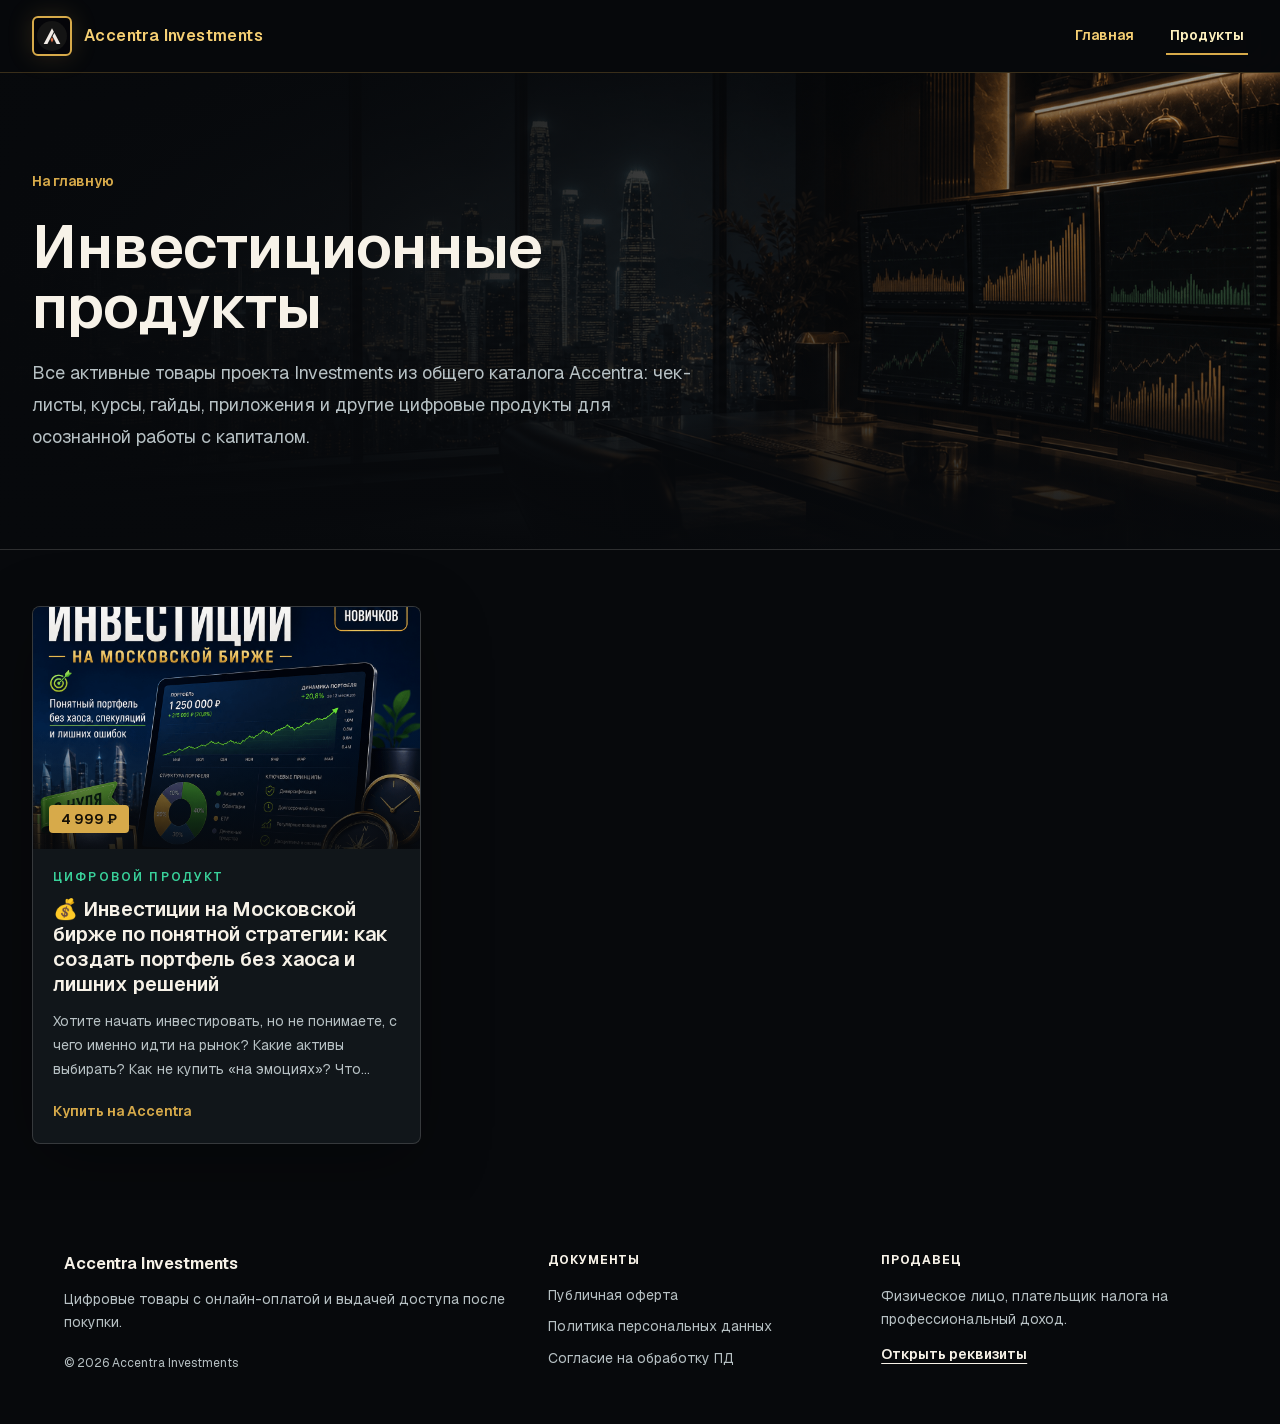
<file: products/index.html>
<!DOCTYPE html><html lang="ru" class="geist_a71539c9-module__T19VSG__variable geist_mono_8d43a2aa-module__8Li5zG__variable h-full antialiased"><head><meta charSet="utf-8"/><meta name="viewport" content="width=device-width, initial-scale=1"/><link rel="preload" href="/_next/static/media/797e433ab948586e-s.p.09zddjkbdep5a.woff2" as="font" crossorigin="" type="font/woff2"/><link rel="preload" href="/_next/static/media/caa3a2e1cccd8315-s.p.09~u27dqhyhd6.woff2" as="font" crossorigin="" type="font/woff2"/><link rel="preload" as="image" href="/logo.svg"/><link rel="preload" as="image" href="/hero/capital-command.png"/><link rel="stylesheet" href="/_next/static/chunks/0b8yj5fkha_.e.css" data-precedence="next"/><link rel="preload" as="script" fetchPriority="low" href="/_next/static/chunks/0k_-0wjpi~8w1.js"/><script src="/_next/static/chunks/0_p46602p88ss.js" async=""></script><script src="/_next/static/chunks/0irx_78.s631..js" async=""></script><script src="/_next/static/chunks/0nb.jqspx-ja4.js" async=""></script><script src="/_next/static/chunks/turbopack-0a20898857l-..js" async=""></script><script src="/_next/static/chunks/120_mrj66w7d5.js" async=""></script><script src="/_next/static/chunks/0o-0m-u_g1k0-.js" async=""></script><script src="/_next/static/chunks/0~58a43n2k8ra.js" async=""></script><meta name="next-size-adjust" content=""/><title>Accentra Investments — инвестиционные продукты</title><meta name="description" content="Чек-листы, курсы, гайды и приложения для осознанной работы с капиталом."/><meta name="yandex-verification" content="3810a843afc384e1"/><link rel="shortcut icon" href="/favicon.ico" type="image/x-icon"/><link rel="icon" href="/favicon.ico?favicon.0-gzdo0tdrnai.ico" sizes="256x256" type="image/x-icon"/><link rel="icon" href="/favicon.ico" type="image/x-icon" sizes="any"/><link rel="apple-touch-icon" href="/apple-touch-icon.png" type="image/png" sizes="180x180"/><script src="/_next/static/chunks/03~yq9q893hmn.js" noModule=""></script></head><body class="min-h-full flex flex-col"><div hidden=""><!--$--><!--/$--></div><noscript><div><img src="https://mc.yandex.ru/watch/109227984" style="position:absolute;left:-9999px" alt=""/></div></noscript><div class="min-h-dvh bg-background"><header class="sticky top-0 z-50 border-b border-[#d7aa4a]/24 bg-[#07090c]/88 backdrop-blur-xl"><div class="mx-auto flex h-18 max-w-7xl items-center justify-between gap-4 px-4 sm:px-6 lg:px-8"><a href="/" class="flex items-center gap-3" aria-label="Accentra Investments"><span class="flex size-10 shrink-0 items-center justify-center rounded-md border-2 border-[#d7aa4a] bg-black/25 p-[3px] shadow-[0_0_26px_rgba(215,170,74,0.18)]"><img alt="" width="34" height="34" decoding="async" data-nimg="1" class="block size-[34px] object-contain" style="color:transparent" src="/logo.svg"/></span><span class="text-base font-semibold tracking-wide text-[#f5cf73]">Accentra Investments</span></a><nav class="flex items-center gap-5 text-sm font-semibold text-[#f5cf73] sm:gap-7"><a href="/" class="border-b-2 px-1 py-2 transition-colors hover:border-[#f5cf73] hover:text-[#fff2bf] border-transparent">Главная</a><a href="/products/" class="border-b-2 px-1 py-2 transition-colors hover:border-[#f5cf73] hover:text-[#fff2bf] border-[#d7aa4a] text-[#fff2bf]">Продукты</a></nav></div></header><main><section class="relative isolate overflow-hidden border-b border-border"><img alt="" decoding="async" data-nimg="fill" class="-z-20 object-cover" style="position:absolute;height:100%;width:100%;left:0;top:0;right:0;bottom:0;color:transparent" src="/hero/capital-command.png"/><div class="absolute inset-0 -z-10 bg-[linear-gradient(90deg,rgba(7,9,12,0.98)_0%,rgba(7,9,12,0.82)_45%,rgba(7,9,12,0.32)_100%),linear-gradient(0deg,rgba(7,9,12,1)_0%,rgba(7,9,12,0)_45%)]"></div><div class="mx-auto max-w-7xl px-4 py-18 sm:px-6 sm:py-24 lg:px-8"><a href="/" class="text-sm font-semibold text-primary hover:text-foreground">На главную</a><h1 class="mt-6 max-w-3xl text-4xl font-semibold tracking-normal sm:text-6xl">Инвестиционные продукты</h1><p class="mt-5 max-w-2xl text-lg leading-8 text-muted-foreground">Все активные товары проекта Investments из общего каталога Accentra: чек-листы, курсы, гайды, приложения и другие цифровые продукты для осознанной работы с капиталом.</p></div></section><section class="mx-auto max-w-7xl px-4 py-14 sm:px-6 lg:px-8"><div class="grid gap-6 md:grid-cols-2 xl:grid-cols-3"><a href="https://accentra.ru/products/39269abf-c96f-457e-8a95-6e6b20b0af40/" target="_blank" rel="noreferrer" class="group overflow-hidden rounded-lg border border-border bg-card text-card-foreground shadow-[0_18px_70px_rgba(0,0,0,0.30)] transition duration-300 hover:-translate-y-1 hover:border-primary/70"><div class="relative aspect-[16/10] overflow-hidden bg-muted"><img alt="💰 Инвестиции на Московской бирже по понятной стратегии: как создать портфель без хаоса и лишних решений" loading="lazy" decoding="async" data-nimg="fill" class="object-cover transition duration-500 group-hover:scale-105" style="position:absolute;height:100%;width:100%;left:0;top:0;right:0;bottom:0;color:transparent" src="/product-assets/39269abf-c96f-457e-8a95-6e6b20b0af40/cover.png"/><div class="absolute inset-0 bg-gradient-to-t from-[#07090c]/88 via-transparent to-transparent"></div><div class="absolute bottom-4 left-4 rounded bg-primary px-3 py-1 text-sm font-semibold text-primary-foreground">4 999 ₽</div></div><div class="p-5"><p class="text-xs font-semibold uppercase tracking-[0.18em] text-accent">Цифровой продукт</p><h2 class="mt-3 text-xl font-semibold leading-tight">💰 Инвестиции на Московской бирже по понятной стратегии: как создать портфель без хаоса и лишних решений</h2><p class="mt-3 line-clamp-3 text-sm leading-6 text-muted-foreground">Хотите начать инвестировать, но не понимаете, с чего именно идти на рынок?
Какие активы выбирать? Как не купить «на эмоциях»? Что делать, если рынок падает? И можно ли инвестировать без ежедневного чтения новостей и попыток угадать курс?

Этот курс — для тех, кто хочет выстроить спокойный, системный и понятный подход к инвестициям на Московской бирже 📈

Внутри разберём:

🧭 С чего начать новичку — без перегруза терминами и бессмысленной теории
💼 Как работает пассивное инвестирование и почему оно подходит тем, кто не хочет превращать рынок во вторую работу
📊 Как сформировать инвестиционную стратегию, а не покупать случайные акции по советам из интернета
🛡️ Как снизить риск типичных ошибок новичка: паники на просадках, погони за быстрой доходностью, хаотичных сделок без плана
⏳ Как инвестировать в долгую, сохраняя время, нервы и дисциплину
🔍 Какая пассивная стратегия выглядит наиболее рациональной и за счёт чего она может работать

Этот материал поможет вам перейти от состояния
«хочу инвестировать, но страшно и непонятно»
к состоянию
«у меня есть логика, план и ясное понимание, что я делаю» ✅

Подойдёт тем, кто:

— только присматривается к фондовому рынку
— уже открыл брокерский счёт, но действует без системы
— устал от шума, «горячих идей» и попыток угадывать рынок
— хочет инвестировать осознанно, без постоянной торговли и лишней суеты

Инвестиции не обязаны быть сложными. Главное — начать не вслепую, а с понятной стратегии.</p><span class="mt-5 inline-flex text-sm font-semibold text-primary transition-colors group-hover:text-foreground">Купить на Accentra</span></div></a></div></section></main></div><!--$--><!--/$--><footer class="legal-footer border-t border-border bg-background text-sm text-muted-foreground bg-[#07090c]"><style>
        .legal-footer {
          padding: 2.75rem 1rem;
        }

        .legal-footer__inner {
          display: grid;
          gap: 2rem;
          max-width: 72rem;
          margin: 0 auto;
        }

        .legal-footer__title {
          color: var(--foreground);
          font-size: 1rem;
          font-weight: 650;
          line-height: 1.5;
        }

        .legal-footer__text {
          max-width: 28rem;
          margin-top: 0.75rem;
          line-height: 1.65;
        }

        .legal-footer__meta {
          margin-top: 1.25rem;
          font-size: 0.75rem;
          line-height: 1.5;
        }

        .legal-footer__label {
          color: var(--foreground);
          font-size: 0.75rem;
          font-weight: 700;
          letter-spacing: 0.08em;
          line-height: 1.4;
          text-transform: uppercase;
        }

        .legal-footer__links {
          display: flex;
          flex-direction: column;
          align-items: flex-start;
          gap: 0.7rem;
          margin-top: 1rem;
        }

        .legal-footer__link {
          color: inherit;
          line-height: 1.45;
          text-decoration: none;
          transition: color 160ms ease;
        }

        .legal-footer__link:hover {
          color: var(--foreground);
        }

        .legal-footer__seller {
          margin-top: 1rem;
          line-height: 1.65;
        }

        .legal-footer__requisites {
          display: inline-flex;
          margin-top: 0.8rem;
          color: var(--foreground);
          font-weight: 600;
          text-decoration: underline;
          text-underline-offset: 4px;
          transition: color 160ms ease;
        }

        .legal-footer__requisites:hover {
          color: var(--muted-foreground);
        }

        @media (min-width: 768px) {
          .legal-footer {
            padding: 3.25rem 1.5rem;
          }

          .legal-footer__inner {
            grid-template-columns: minmax(0, 1.35fr) minmax(0, 0.9fr) minmax(0, 1fr);
            align-items: start;
          }
        }
      </style><div class="legal-footer__inner"><div><p class="legal-footer__title">Accentra Investments</p><p class="legal-footer__text">Цифровые товары с онлайн-оплатой и выдачей доступа после покупки.</p><p class="legal-footer__meta">© <!-- -->2026<!-- --> <!-- -->Accentra Investments</p></div><nav aria-label="Юридические документы"><p class="legal-footer__label">Документы</p><div class="legal-footer__links"><a href="https://accentra.ru/legal/offer/" target="_blank" rel="noreferrer" class="legal-footer__link">Публичная оферта</a><a href="https://accentra.ru/legal/privacy/" target="_blank" rel="noreferrer" class="legal-footer__link">Политика персональных данных</a><a href="https://accentra.ru/legal/personal-data-consent/" target="_blank" rel="noreferrer" class="legal-footer__link">Согласие на обработку ПД</a></div></nav><div><p class="legal-footer__label">Продавец</p><p class="legal-footer__seller">Физическое лицо, плательщик налога на профессиональный доход.</p><a href="https://accentra.ru/contacts/" target="_blank" rel="noreferrer" class="legal-footer__requisites">Открыть реквизиты</a></div></div></footer><script src="/_next/static/chunks/0k_-0wjpi~8w1.js" id="_R_" async=""></script><script>(self.__next_f=self.__next_f||[]).push([0])</script><script>self.__next_f.push([1,"1:\"$Sreact.fragment\"\n2:I[10536,[\"/_next/static/chunks/120_mrj66w7d5.js\",\"/_next/static/chunks/0o-0m-u_g1k0-.js\"],\"YandexMetrika\"]\n3:I[60379,[\"/_next/static/chunks/120_mrj66w7d5.js\",\"/_next/static/chunks/0o-0m-u_g1k0-.js\"],\"default\"]\n4:I[44345,[\"/_next/static/chunks/120_mrj66w7d5.js\",\"/_next/static/chunks/0o-0m-u_g1k0-.js\"],\"default\"]\nb:I[3222,[\"/_next/static/chunks/120_mrj66w7d5.js\",\"/_next/static/chunks/0o-0m-u_g1k0-.js\"],\"default\",1]\n:HL[\"/_next/static/chunks/0b8yj5fkha_.e.css\",\"style\"]\n:HL[\"/_next/static/media/797e433ab948586e-s.p.09zddjkbdep5a.woff2\",\"font\",{\"crossOrigin\":\"\",\"type\":\"font/woff2\"}]\n:HL[\"/_next/static/media/caa3a2e1cccd8315-s.p.09~u27dqhyhd6.woff2\",\"font\",{\"crossOrigin\":\"\",\"type\":\"font/woff2\"}]\n5:T820,"])</script><script>self.__next_f.push([1,"\n        .legal-footer {\n          padding: 2.75rem 1rem;\n        }\n\n        .legal-footer__inner {\n          display: grid;\n          gap: 2rem;\n          max-width: 72rem;\n          margin: 0 auto;\n        }\n\n        .legal-footer__title {\n          color: var(--foreground);\n          font-size: 1rem;\n          font-weight: 650;\n          line-height: 1.5;\n        }\n\n        .legal-footer__text {\n          max-width: 28rem;\n          margin-top: 0.75rem;\n          line-height: 1.65;\n        }\n\n        .legal-footer__meta {\n          margin-top: 1.25rem;\n          font-size: 0.75rem;\n          line-height: 1.5;\n        }\n\n        .legal-footer__label {\n          color: var(--foreground);\n          font-size: 0.75rem;\n          font-weight: 700;\n          letter-spacing: 0.08em;\n          line-height: 1.4;\n          text-transform: uppercase;\n        }\n\n        .legal-footer__links {\n          display: flex;\n          flex-direction: column;\n          align-items: flex-start;\n          gap: 0.7rem;\n          margin-top: 1rem;\n        }\n\n        .legal-footer__link {\n          color: inherit;\n          line-height: 1.45;\n          text-decoration: none;\n          transition: color 160ms ease;\n        }\n\n        .legal-footer__link:hover {\n          color: var(--foreground);\n        }\n\n        .legal-footer__seller {\n          margin-top: 1rem;\n          line-height: 1.65;\n        }\n\n        .legal-footer__requisites {\n          display: inline-flex;\n          margin-top: 0.8rem;\n          color: var(--foreground);\n          font-weight: 600;\n          text-decoration: underline;\n          text-underline-offset: 4px;\n          transition: color 160ms ease;\n        }\n\n        .legal-footer__requisites:hover {\n          color: var(--muted-foreground);\n        }\n\n        @media (min-width: 768px) {\n          .legal-footer {\n            padding: 3.25rem 1.5rem;\n          }\n\n          .legal-footer__inner {\n            grid-template-columns: minmax(0, 1.35fr) minmax(0, 0.9fr) minmax(0, 1fr);\n            align-items: start;\n          }\n        }\n      "])</script><script>self.__next_f.push([1,"0:{\"P\":null,\"c\":[\"\",\"products\",\"\"],\"q\":\"\",\"i\":false,\"f\":[[[\"\",{\"children\":[\"products\",{\"children\":[\"__PAGE__\",{}]}]},\"$undefined\",\"$undefined\",16],[[\"$\",\"$1\",\"c\",{\"children\":[[[\"$\",\"link\",\"0\",{\"rel\":\"stylesheet\",\"href\":\"/_next/static/chunks/0b8yj5fkha_.e.css\",\"precedence\":\"next\",\"crossOrigin\":\"$undefined\",\"nonce\":\"$undefined\"}],[\"$\",\"script\",\"script-0\",{\"src\":\"/_next/static/chunks/120_mrj66w7d5.js\",\"async\":true,\"nonce\":\"$undefined\"}],[\"$\",\"script\",\"script-1\",{\"src\":\"/_next/static/chunks/0o-0m-u_g1k0-.js\",\"async\":true,\"nonce\":\"$undefined\"}]],[\"$\",\"html\",null,{\"lang\":\"ru\",\"className\":\"geist_a71539c9-module__T19VSG__variable geist_mono_8d43a2aa-module__8Li5zG__variable h-full antialiased\",\"children\":[\"$\",\"body\",null,{\"className\":\"min-h-full flex flex-col\",\"children\":[[\"$\",\"$L2\",null,{}],[\"$\",\"$L3\",null,{\"parallelRouterKey\":\"children\",\"error\":\"$undefined\",\"errorStyles\":\"$undefined\",\"errorScripts\":\"$undefined\",\"template\":[\"$\",\"$L4\",null,{}],\"templateStyles\":\"$undefined\",\"templateScripts\":\"$undefined\",\"notFound\":[[[\"$\",\"title\",null,{\"children\":\"404: This page could not be found.\"}],[\"$\",\"div\",null,{\"style\":{\"fontFamily\":\"system-ui,\\\"Segoe UI\\\",Roboto,Helvetica,Arial,sans-serif,\\\"Apple Color Emoji\\\",\\\"Segoe UI Emoji\\\"\",\"height\":\"100vh\",\"textAlign\":\"center\",\"display\":\"flex\",\"flexDirection\":\"column\",\"alignItems\":\"center\",\"justifyContent\":\"center\"},\"children\":[\"$\",\"div\",null,{\"children\":[[\"$\",\"style\",null,{\"dangerouslySetInnerHTML\":{\"__html\":\"body{color:#000;background:#fff;margin:0}.next-error-h1{border-right:1px solid rgba(0,0,0,.3)}@media (prefers-color-scheme:dark){body{color:#fff;background:#000}.next-error-h1{border-right:1px solid rgba(255,255,255,.3)}}\"}}],[\"$\",\"h1\",null,{\"className\":\"next-error-h1\",\"style\":{\"display\":\"inline-block\",\"margin\":\"0 20px 0 0\",\"padding\":\"0 23px 0 0\",\"fontSize\":24,\"fontWeight\":500,\"verticalAlign\":\"top\",\"lineHeight\":\"49px\"},\"children\":404}],[\"$\",\"div\",null,{\"style\":{\"display\":\"inline-block\"},\"children\":[\"$\",\"h2\",null,{\"style\":{\"fontSize\":14,\"fontWeight\":400,\"lineHeight\":\"49px\",\"margin\":0},\"children\":\"This page could not be found.\"}]}]]}]}]],[]],\"forbidden\":\"$undefined\",\"unauthorized\":\"$undefined\"}],[\"$\",\"footer\",null,{\"className\":\"legal-footer border-t border-border bg-background text-sm text-muted-foreground bg-[#07090c]\",\"children\":[[\"$\",\"style\",null,{\"children\":\"$5\"}],\"$L6\"]}]]}]}]]}],{\"children\":[\"$L7\",{\"children\":[\"$L8\",{},null,false,null]},null,false,\"$@9\"]},null,false,null],\"$La\",false]],\"m\":\"$undefined\",\"G\":[\"$b\",[\"$Lc\"]],\"S\":true,\"h\":null,\"s\":\"$undefined\",\"l\":\"$undefined\",\"p\":\"$undefined\",\"d\":\"$undefined\",\"b\":\"xPZyX1_C-UBmDYddAtYaP\"}\n"])</script><script>self.__next_f.push([1,"e:I[96237,[\"/_next/static/chunks/120_mrj66w7d5.js\",\"/_next/static/chunks/0o-0m-u_g1k0-.js\"],\"OutletBoundary\"]\nf:\"$Sreact.suspense\"\n12:I[96237,[\"/_next/static/chunks/120_mrj66w7d5.js\",\"/_next/static/chunks/0o-0m-u_g1k0-.js\"],\"ViewportBoundary\"]\n14:I[96237,[\"/_next/static/chunks/120_mrj66w7d5.js\",\"/_next/static/chunks/0o-0m-u_g1k0-.js\"],\"MetadataBoundary\"]\n"])</script><script>self.__next_f.push([1,"6:[\"$\",\"div\",null,{\"className\":\"legal-footer__inner\",\"children\":[[\"$\",\"div\",null,{\"children\":[[\"$\",\"p\",null,{\"className\":\"legal-footer__title\",\"children\":\"Accentra Investments\"}],[\"$\",\"p\",null,{\"className\":\"legal-footer__text\",\"children\":\"Цифровые товары с онлайн-оплатой и выдачей доступа после покупки.\"}],[\"$\",\"p\",null,{\"className\":\"legal-footer__meta\",\"children\":[\"© \",2026,\" \",\"Accentra Investments\"]}]]}],[\"$\",\"nav\",null,{\"aria-label\":\"Юридические документы\",\"children\":[[\"$\",\"p\",null,{\"className\":\"legal-footer__label\",\"children\":\"Документы\"}],[\"$\",\"div\",null,{\"className\":\"legal-footer__links\",\"children\":[[\"$\",\"a\",\"/legal/offer/\",{\"href\":\"https://accentra.ru/legal/offer/\",\"target\":\"_blank\",\"rel\":\"noreferrer\",\"className\":\"legal-footer__link\",\"children\":\"Публичная оферта\"}],[\"$\",\"a\",\"/legal/privacy/\",{\"href\":\"https://accentra.ru/legal/privacy/\",\"target\":\"_blank\",\"rel\":\"noreferrer\",\"className\":\"legal-footer__link\",\"children\":\"Политика персональных данных\"}],[\"$\",\"a\",\"/legal/personal-data-consent/\",{\"href\":\"https://accentra.ru/legal/personal-data-consent/\",\"target\":\"_blank\",\"rel\":\"noreferrer\",\"className\":\"legal-footer__link\",\"children\":\"Согласие на обработку ПД\"}]]}]]}],[\"$\",\"div\",null,{\"children\":[[\"$\",\"p\",null,{\"className\":\"legal-footer__label\",\"children\":\"Продавец\"}],[\"$\",\"p\",null,{\"className\":\"legal-footer__seller\",\"children\":\"Физическое лицо, плательщик налога на профессиональный доход.\"}],[\"$\",\"a\",null,{\"href\":\"https://accentra.ru/contacts/\",\"target\":\"_blank\",\"rel\":\"noreferrer\",\"className\":\"legal-footer__requisites\",\"children\":\"Открыть реквизиты\"}]]}]]}]\n"])</script><script>self.__next_f.push([1,"7:[\"$\",\"$1\",\"c\",{\"children\":[null,[\"$\",\"$L3\",null,{\"parallelRouterKey\":\"children\",\"error\":\"$undefined\",\"errorStyles\":\"$undefined\",\"errorScripts\":\"$undefined\",\"template\":[\"$\",\"$L4\",null,{}],\"templateStyles\":\"$undefined\",\"templateScripts\":\"$undefined\",\"notFound\":\"$undefined\",\"forbidden\":\"$undefined\",\"unauthorized\":\"$undefined\"}]]}]\n8:[\"$\",\"$1\",\"c\",{\"children\":[\"$Ld\",[[\"$\",\"script\",\"script-0\",{\"src\":\"/_next/static/chunks/0~58a43n2k8ra.js\",\"async\":true,\"nonce\":\"$undefined\"}]],[\"$\",\"$Le\",null,{\"children\":[\"$\",\"$f\",null,{\"name\":\"Next.MetadataOutlet\",\"children\":\"$@10\"}]}]]}]\n11:[]\n9:\"$W11\"\na:[\"$\",\"$1\",\"h\",{\"children\":[null,[\"$\",\"$L12\",null,{\"children\":\"$L13\"}],[\"$\",\"div\",null,{\"hidden\":true,\"children\":[\"$\",\"$L14\",null,{\"children\":[\"$\",\"$f\",null,{\"name\":\"Next.Metadata\",\"children\":\"$L15\"}]}]}],[\"$\",\"meta\",null,{\"name\":\"next-size-adjust\",\"content\":\"\"}]]}]\nc:[\"$\",\"link\",\"0\",{\"rel\":\"stylesheet\",\"href\":\"/_next/static/chunks/0b8yj5fkha_.e.css\",\"precedence\":\"next\",\"crossOrigin\":\"$undefined\",\"nonce\":\"$undefined\"}]\n"])</script><script>self.__next_f.push([1,"13:[[\"$\",\"meta\",\"0\",{\"charSet\":\"utf-8\"}],[\"$\",\"meta\",\"1\",{\"name\":\"viewport\",\"content\":\"width=device-width, initial-scale=1\"}]]\n"])</script><script>self.__next_f.push([1,"16:I[15637,[\"/_next/static/chunks/120_mrj66w7d5.js\",\"/_next/static/chunks/0o-0m-u_g1k0-.js\"],\"IconMark\"]\n10:null\n15:[[\"$\",\"title\",\"0\",{\"children\":\"Accentra Investments — инвестиционные продукты\"}],[\"$\",\"meta\",\"1\",{\"name\":\"description\",\"content\":\"Чек-листы, курсы, гайды и приложения для осознанной работы с капиталом.\"}],[\"$\",\"meta\",\"2\",{\"name\":\"yandex-verification\",\"content\":\"3810a843afc384e1\"}],[\"$\",\"link\",\"3\",{\"rel\":\"shortcut icon\",\"href\":\"/favicon.ico\",\"type\":\"image/x-icon\"}],[\"$\",\"link\",\"4\",{\"rel\":\"icon\",\"href\":\"/favicon.ico?favicon.0-gzdo0tdrnai.ico\",\"sizes\":\"256x256\",\"type\":\"image/x-icon\"}],[\"$\",\"link\",\"5\",{\"rel\":\"icon\",\"href\":\"/favicon.ico\",\"type\":\"image/x-icon\",\"sizes\":\"any\"}],[\"$\",\"link\",\"6\",{\"rel\":\"apple-touch-icon\",\"href\":\"/apple-touch-icon.png\",\"type\":\"image/png\",\"sizes\":\"180x180\"}],[\"$\",\"$L16\",\"7\",{}]]\n"])</script><script>self.__next_f.push([1,"17:I[36754,[\"/_next/static/chunks/120_mrj66w7d5.js\",\"/_next/static/chunks/0o-0m-u_g1k0-.js\",\"/_next/static/chunks/0~58a43n2k8ra.js\"],\"SiteHeader\"]\n18:I[58891,[\"/_next/static/chunks/120_mrj66w7d5.js\",\"/_next/static/chunks/0o-0m-u_g1k0-.js\",\"/_next/static/chunks/0~58a43n2k8ra.js\"],\"Image\"]\n19:Ta60,"])</script><script>self.__next_f.push([1,"Хотите начать инвестировать, но не понимаете, с чего именно идти на рынок?\nКакие активы выбирать? Как не купить «на эмоциях»? Что делать, если рынок падает? И можно ли инвестировать без ежедневного чтения новостей и попыток угадать курс?\n\nЭтот курс — для тех, кто хочет выстроить спокойный, системный и понятный подход к инвестициям на Московской бирже 📈\n\nВнутри разберём:\n\n🧭 С чего начать новичку — без перегруза терминами и бессмысленной теории\n💼 Как работает пассивное инвестирование и почему оно подходит тем, кто не хочет превращать рынок во вторую работу\n📊 Как сформировать инвестиционную стратегию, а не покупать случайные акции по советам из интернета\n🛡️ Как снизить риск типичных ошибок новичка: паники на просадках, погони за быстрой доходностью, хаотичных сделок без плана\n⏳ Как инвестировать в долгую, сохраняя время, нервы и дисциплину\n🔍 Какая пассивная стратегия выглядит наиболее рациональной и за счёт чего она может работать\n\nЭтот материал поможет вам перейти от состояния\n«хочу инвестировать, но страшно и непонятно»\nк состоянию\n«у меня есть логика, план и ясное понимание, что я делаю» ✅\n\nПодойдёт тем, кто:\n\n— только присматривается к фондовому рынку\n— уже открыл брокерский счёт, но действует без системы\n— устал от шума, «горячих идей» и попыток угадывать рынок\n— хочет инвестировать осознанно, без постоянной торговли и лишней суеты\n\nИнвестиции не обязаны быть сложными. Главное — начать не вслепую, а с понятной стратегии."])</script><script>self.__next_f.push([1,"d:[\"$\",\"div\",null,{\"className\":\"min-h-dvh bg-background\",\"children\":[[\"$\",\"$L17\",null,{}],[\"$\",\"main\",null,{\"children\":[[\"$\",\"section\",null,{\"className\":\"relative isolate overflow-hidden border-b border-border\",\"children\":[[\"$\",\"$L18\",null,{\"src\":\"/hero/capital-command.png\",\"alt\":\"\",\"fill\":true,\"priority\":true,\"className\":\"-z-20 object-cover\",\"sizes\":\"100vw\"}],[\"$\",\"div\",null,{\"className\":\"absolute inset-0 -z-10 bg-[linear-gradient(90deg,rgba(7,9,12,0.98)_0%,rgba(7,9,12,0.82)_45%,rgba(7,9,12,0.32)_100%),linear-gradient(0deg,rgba(7,9,12,1)_0%,rgba(7,9,12,0)_45%)]\"}],[\"$\",\"div\",null,{\"className\":\"mx-auto max-w-7xl px-4 py-18 sm:px-6 sm:py-24 lg:px-8\",\"children\":[[\"$\",\"a\",null,{\"href\":\"/\",\"className\":\"text-sm font-semibold text-primary hover:text-foreground\",\"children\":\"На главную\"}],[\"$\",\"h1\",null,{\"className\":\"mt-6 max-w-3xl text-4xl font-semibold tracking-normal sm:text-6xl\",\"children\":\"Инвестиционные продукты\"}],[\"$\",\"p\",null,{\"className\":\"mt-5 max-w-2xl text-lg leading-8 text-muted-foreground\",\"children\":\"Все активные товары проекта Investments из общего каталога Accentra: чек-листы, курсы, гайды, приложения и другие цифровые продукты для осознанной работы с капиталом.\"}]]}]]}],[\"$\",\"section\",null,{\"className\":\"mx-auto max-w-7xl px-4 py-14 sm:px-6 lg:px-8\",\"children\":[\"$\",\"div\",null,{\"className\":\"grid gap-6 md:grid-cols-2 xl:grid-cols-3\",\"children\":[[\"$\",\"a\",\"39269abf-c96f-457e-8a95-6e6b20b0af40\",{\"href\":\"https://accentra.ru/products/39269abf-c96f-457e-8a95-6e6b20b0af40/\",\"target\":\"_blank\",\"rel\":\"noreferrer\",\"className\":\"group overflow-hidden rounded-lg border border-border bg-card text-card-foreground shadow-[0_18px_70px_rgba(0,0,0,0.30)] transition duration-300 hover:-translate-y-1 hover:border-primary/70\",\"children\":[[\"$\",\"div\",null,{\"className\":\"relative aspect-[16/10] overflow-hidden bg-muted\",\"children\":[[\"$\",\"$L18\",null,{\"src\":\"/product-assets/39269abf-c96f-457e-8a95-6e6b20b0af40/cover.png\",\"alt\":\"💰 Инвестиции на Московской бирже по понятной стратегии: как создать портфель без хаоса и лишних решений\",\"fill\":true,\"className\":\"object-cover transition duration-500 group-hover:scale-105\",\"sizes\":\"(min-width: 1024px) 360px, (min-width: 640px) 50vw, 100vw\"}],[\"$\",\"div\",null,{\"className\":\"absolute inset-0 bg-gradient-to-t from-[#07090c]/88 via-transparent to-transparent\"}],[\"$\",\"div\",null,{\"className\":\"absolute bottom-4 left-4 rounded bg-primary px-3 py-1 text-sm font-semibold text-primary-foreground\",\"children\":\"4 999 ₽\"}]]}],[\"$\",\"div\",null,{\"className\":\"p-5\",\"children\":[[\"$\",\"p\",null,{\"className\":\"text-xs font-semibold uppercase tracking-[0.18em] text-accent\",\"children\":\"Цифровой продукт\"}],[\"$\",\"h2\",null,{\"className\":\"mt-3 text-xl font-semibold leading-tight\",\"children\":\"💰 Инвестиции на Московской бирже по понятной стратегии: как создать портфель без хаоса и лишних решений\"}],[\"$\",\"p\",null,{\"className\":\"mt-3 line-clamp-3 text-sm leading-6 text-muted-foreground\",\"children\":\"$19\"}],\"$L1a\"]}]]}]]}]}]]}]]}]\n"])</script><script>self.__next_f.push([1,"1a:[\"$\",\"span\",null,{\"className\":\"mt-5 inline-flex text-sm font-semibold text-primary transition-colors group-hover:text-foreground\",\"children\":\"Купить на Accentra\"}]\n"])</script></body></html>
</file>
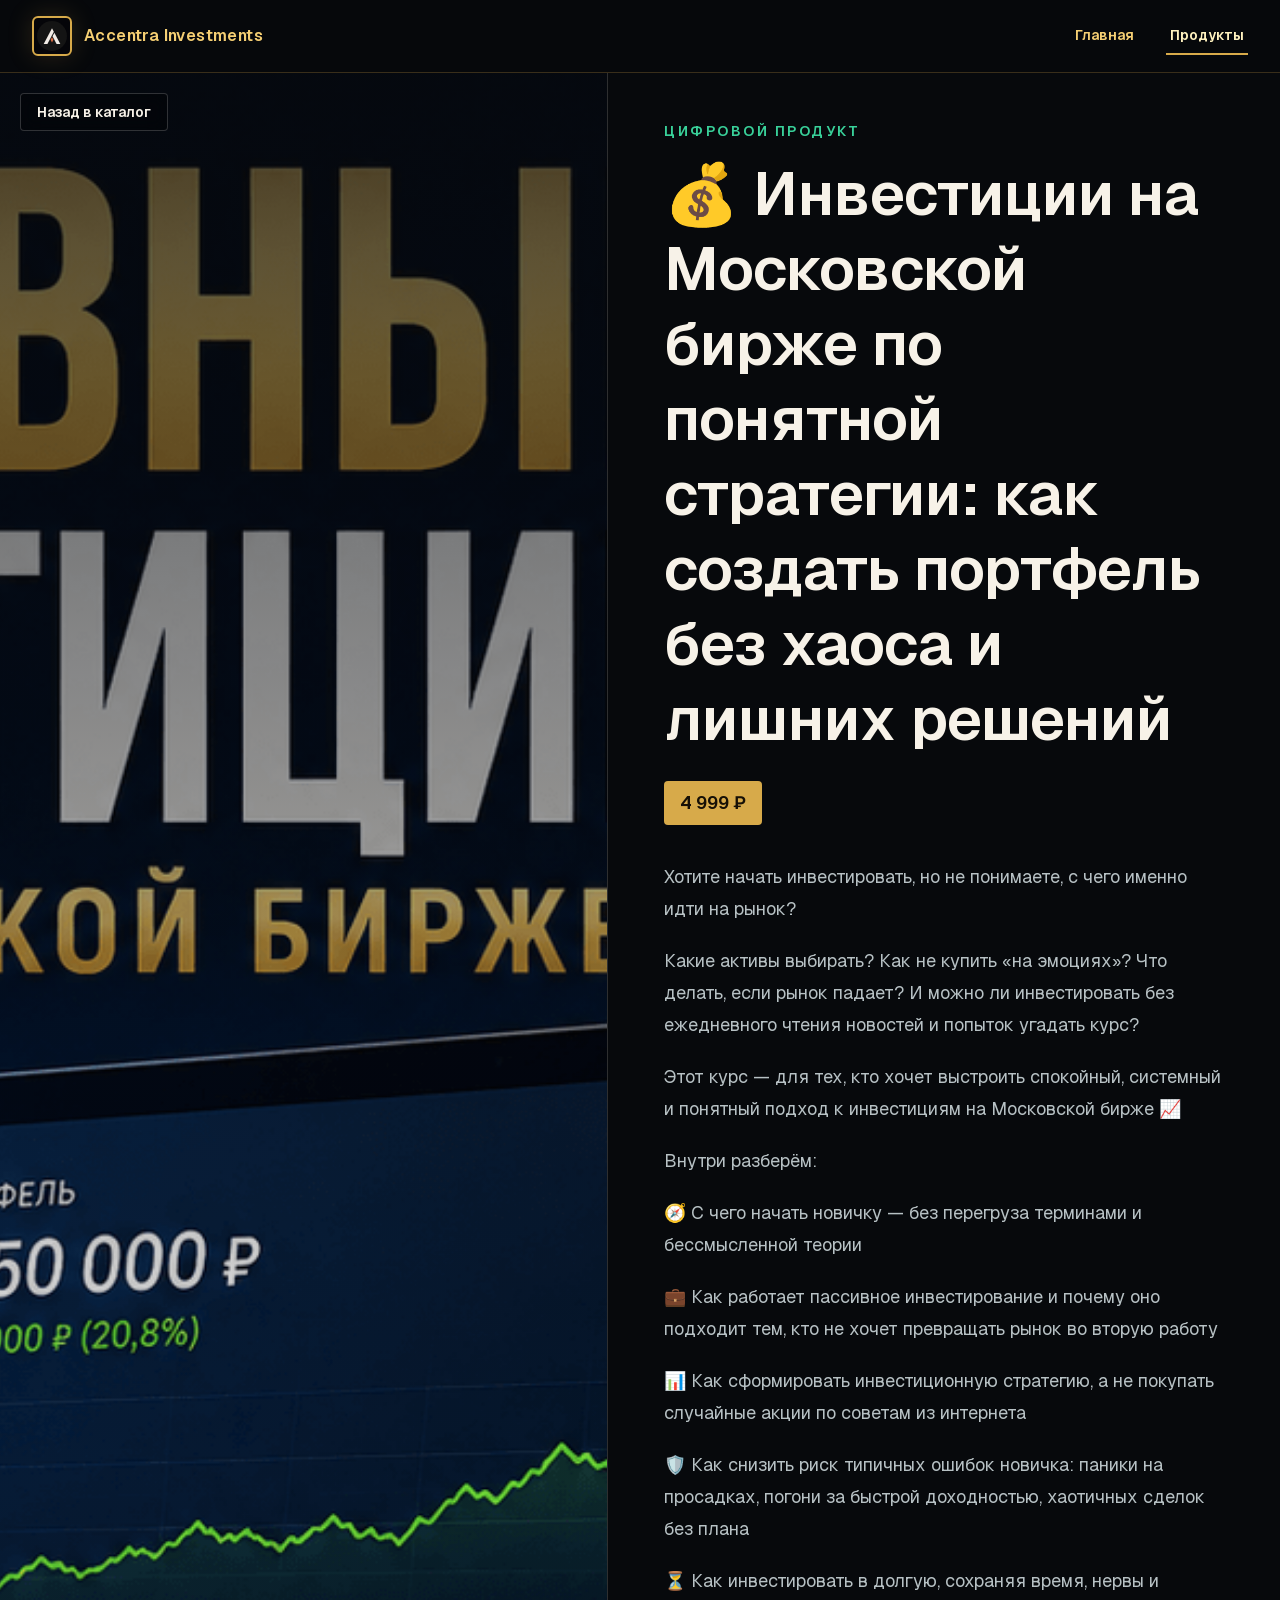
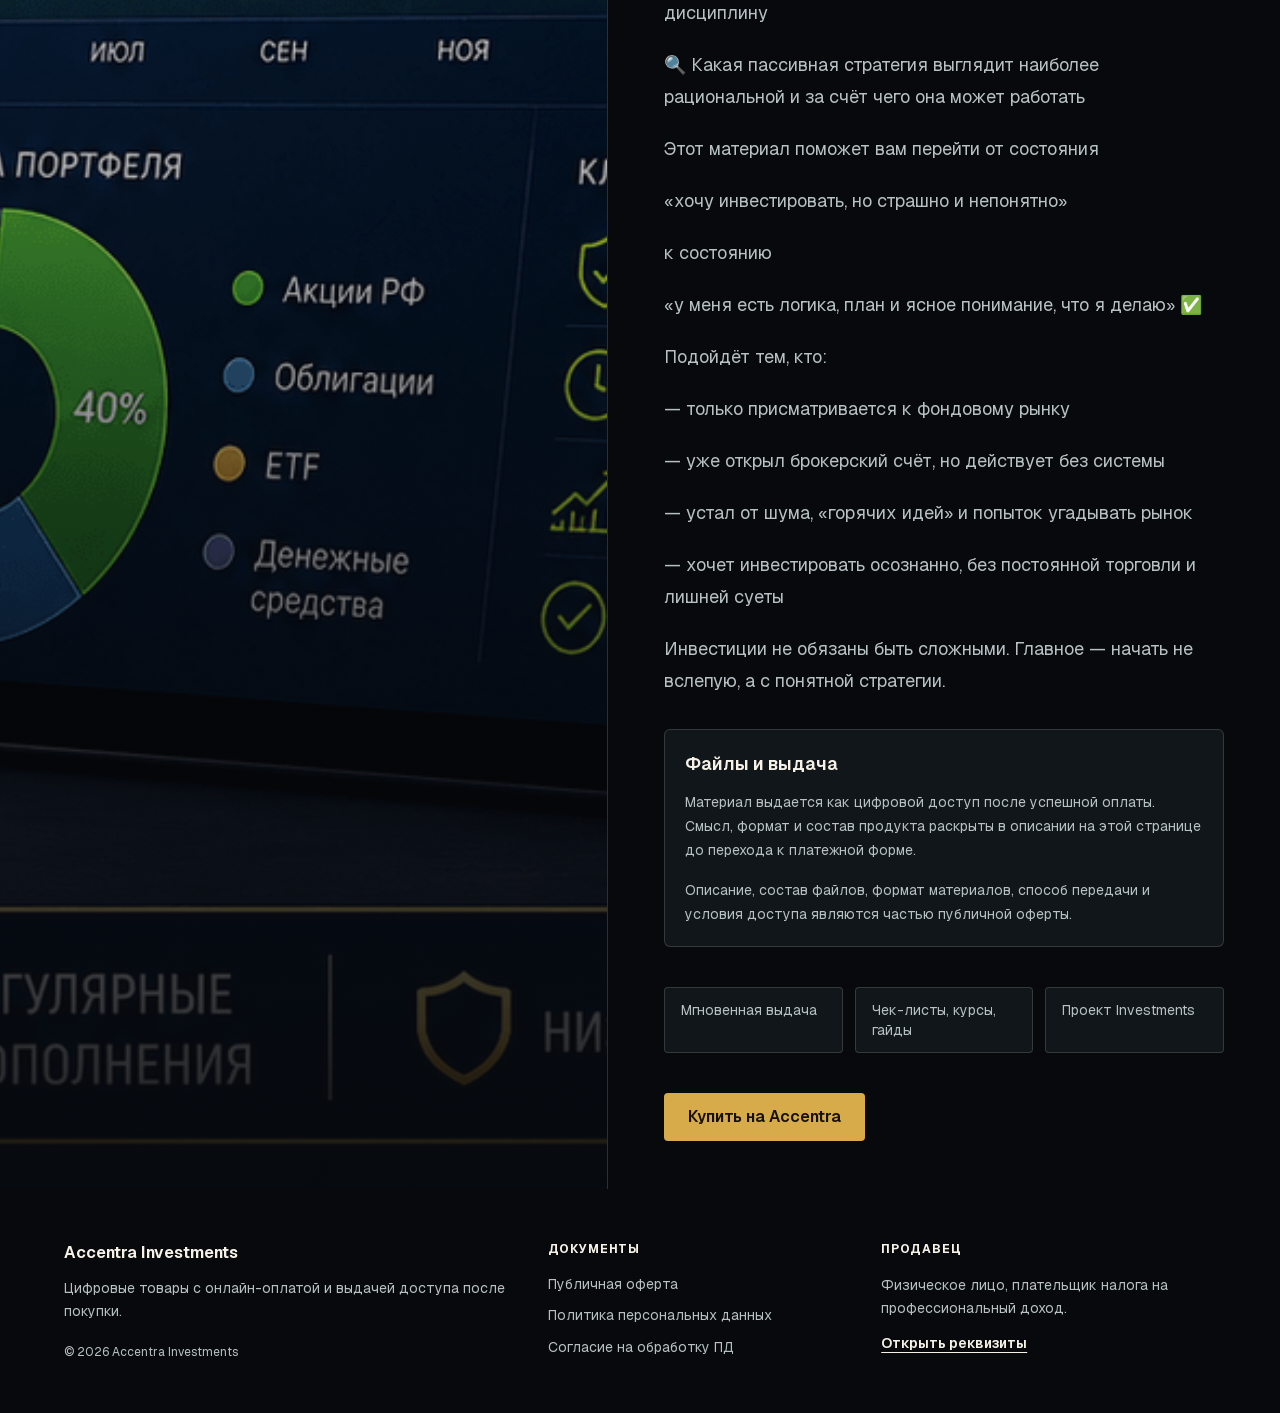
<file: products/39269abf-c96f-457e-8a95-6e6b20b0af40/index.html>
<!DOCTYPE html><html lang="ru" class="geist_a71539c9-module__T19VSG__variable geist_mono_8d43a2aa-module__8Li5zG__variable h-full antialiased"><head><meta charSet="utf-8"/><meta name="viewport" content="width=device-width, initial-scale=1"/><link rel="preload" href="/_next/static/media/797e433ab948586e-s.p.09zddjkbdep5a.woff2" as="font" crossorigin="" type="font/woff2"/><link rel="preload" href="/_next/static/media/caa3a2e1cccd8315-s.p.09~u27dqhyhd6.woff2" as="font" crossorigin="" type="font/woff2"/><link rel="preload" as="image" href="/logo.svg"/><link rel="preload" as="image" href="/product-assets/39269abf-c96f-457e-8a95-6e6b20b0af40/cover.png"/><link rel="stylesheet" href="/_next/static/chunks/0b8yj5fkha_.e.css" data-precedence="next"/><link rel="preload" as="script" fetchPriority="low" href="/_next/static/chunks/0k_-0wjpi~8w1.js"/><script src="/_next/static/chunks/0_p46602p88ss.js" async=""></script><script src="/_next/static/chunks/0irx_78.s631..js" async=""></script><script src="/_next/static/chunks/0nb.jqspx-ja4.js" async=""></script><script src="/_next/static/chunks/turbopack-0a20898857l-..js" async=""></script><script src="/_next/static/chunks/120_mrj66w7d5.js" async=""></script><script src="/_next/static/chunks/0o-0m-u_g1k0-.js" async=""></script><script src="/_next/static/chunks/0~58a43n2k8ra.js" async=""></script><meta name="next-size-adjust" content=""/><title>💰 Инвестиции на Московской бирже по понятной стратегии: как создать портфель без хаоса и лишних решений — Accentra Investments</title><meta name="description" content="Хотите начать инвестировать, но не понимаете, с чего именно идти на рынок?
Какие активы выбирать? Как не купить «на эмоциях»? Что делать, если рынок падает? И можно ли инвестировать без ежедневного чтения новостей и попыток угадать курс?

Этот курс — для тех, кто хочет выстроить спокойный, системный и понятный подход к инвестициям на Московской бирже 📈

Внутри разберём:

🧭 С чего начать новичку — без перегруза терминами и бессмысленной теории
💼 Как работает пассивное инвестирование и почему оно подходит тем, кто не хочет превращать рынок во вторую работу
📊 Как сформировать инвестиционную стратегию, а не покупать случайные акции по советам из интернета
🛡️ Как снизить риск типичных ошибок новичка: паники на просадках, погони за быстрой доходностью, хаотичных сделок без плана
⏳ Как инвестировать в долгую, сохраняя время, нервы и дисциплину
🔍 Какая пассивная стратегия выглядит наиболее рациональной и за счёт чего она может работать

Этот материал поможет вам перейти от состояния
«хочу инвестировать, но страшно и непонятно»
к состоянию
«у меня есть логика, план и ясное понимание, что я делаю» ✅

Подойдёт тем, кто:

— только присматривается к фондовому рынку
— уже открыл брокерский счёт, но действует без системы
— устал от шума, «горячих идей» и попыток угадывать рынок
— хочет инвестировать осознанно, без постоянной торговли и лишней суеты

Инвестиции не обязаны быть сложными. Главное — начать не вслепую, а с понятной стратегии."/><meta name="yandex-verification" content="3810a843afc384e1"/><link rel="shortcut icon" href="/favicon.ico" type="image/x-icon"/><link rel="icon" href="/favicon.ico?favicon.0-gzdo0tdrnai.ico" sizes="256x256" type="image/x-icon"/><link rel="icon" href="/favicon.ico" type="image/x-icon" sizes="any"/><link rel="apple-touch-icon" href="/apple-touch-icon.png" type="image/png" sizes="180x180"/><script src="/_next/static/chunks/03~yq9q893hmn.js" noModule=""></script></head><body class="min-h-full flex flex-col"><div hidden=""><!--$--><!--/$--></div><noscript><div><img src="https://mc.yandex.ru/watch/109227984" style="position:absolute;left:-9999px" alt=""/></div></noscript><div class="min-h-dvh bg-background"><header class="sticky top-0 z-50 border-b border-[#d7aa4a]/24 bg-[#07090c]/88 backdrop-blur-xl"><div class="mx-auto flex h-18 max-w-7xl items-center justify-between gap-4 px-4 sm:px-6 lg:px-8"><a href="/" class="flex items-center gap-3" aria-label="Accentra Investments"><span class="flex size-10 shrink-0 items-center justify-center rounded-md border-2 border-[#d7aa4a] bg-black/25 p-[3px] shadow-[0_0_26px_rgba(215,170,74,0.18)]"><img alt="" width="34" height="34" decoding="async" data-nimg="1" class="block size-[34px] object-contain" style="color:transparent" src="/logo.svg"/></span><span class="text-base font-semibold tracking-wide text-[#f5cf73]">Accentra Investments</span></a><nav class="flex items-center gap-5 text-sm font-semibold text-[#f5cf73] sm:gap-7"><a href="/" class="border-b-2 px-1 py-2 transition-colors hover:border-[#f5cf73] hover:text-[#fff2bf] border-transparent">Главная</a><a href="/products/" class="border-b-2 px-1 py-2 transition-colors hover:border-[#f5cf73] hover:text-[#fff2bf] border-[#d7aa4a] text-[#fff2bf]">Продукты</a></nav></div></header><main><section class="grid min-h-[calc(100dvh-4.5rem)] lg:grid-cols-[0.95fr_1.05fr]"><div class="relative min-h-[48svh] overflow-hidden border-b border-border lg:min-h-[calc(100dvh-4.5rem)] lg:border-b-0 lg:border-r"><img alt="💰 Инвестиции на Московской бирже по понятной стратегии: как создать портфель без хаоса и лишних решений" decoding="async" data-nimg="fill" class="object-cover" style="position:absolute;height:100%;width:100%;left:0;top:0;right:0;bottom:0;color:transparent" src="/product-assets/39269abf-c96f-457e-8a95-6e6b20b0af40/cover.png"/><div class="absolute inset-0 bg-[linear-gradient(0deg,rgba(7,9,12,0.92),rgba(7,9,12,0.10)_48%,rgba(7,9,12,0.72))]"></div><a href="/products/" class="absolute left-5 top-5 rounded border border-white/18 bg-black/30 px-4 py-2 text-sm font-semibold text-foreground backdrop-blur transition hover:bg-black/45">Назад в каталог</a></div><div class="flex items-center px-4 py-12 sm:px-8 lg:px-14"><article class="mx-auto max-w-2xl"><p class="text-sm font-semibold uppercase tracking-[0.18em] text-accent">Цифровой продукт</p><h1 class="mt-4 text-4xl font-semibold leading-tight tracking-normal sm:text-6xl">💰 Инвестиции на Московской бирже по понятной стратегии: как создать портфель без хаоса и лишних решений</h1><div class="mt-6 inline-flex rounded bg-primary px-4 py-2 text-lg font-semibold text-primary-foreground">4 999 ₽</div><div class="mt-9 space-y-5 text-lg leading-8 text-muted-foreground"><p>Хотите начать инвестировать, но не понимаете, с чего именно идти на рынок?</p><p>Какие активы выбирать? Как не купить «на эмоциях»? Что делать, если рынок падает? И можно ли инвестировать без ежедневного чтения новостей и попыток угадать курс?</p><p>Этот курс — для тех, кто хочет выстроить спокойный, системный и понятный подход к инвестициям на Московской бирже 📈</p><p>Внутри разберём:</p><p>🧭 С чего начать новичку — без перегруза терминами и бессмысленной теории</p><p>💼 Как работает пассивное инвестирование и почему оно подходит тем, кто не хочет превращать рынок во вторую работу</p><p>📊 Как сформировать инвестиционную стратегию, а не покупать случайные акции по советам из интернета</p><p>🛡️ Как снизить риск типичных ошибок новичка: паники на просадках, погони за быстрой доходностью, хаотичных сделок без плана</p><p>⏳ Как инвестировать в долгую, сохраняя время, нервы и дисциплину</p><p>🔍 Какая пассивная стратегия выглядит наиболее рациональной и за счёт чего она может работать</p><p>Этот материал поможет вам перейти от состояния</p><p>«хочу инвестировать, но страшно и непонятно»</p><p>к состоянию</p><p>«у меня есть логика, план и ясное понимание, что я делаю» ✅</p><p>Подойдёт тем, кто:</p><p>— только присматривается к фондовому рынку</p><p>— уже открыл брокерский счёт, но действует без системы</p><p>— устал от шума, «горячих идей» и попыток угадывать рынок</p><p>— хочет инвестировать осознанно, без постоянной торговли и лишней суеты</p><p>Инвестиции не обязаны быть сложными. Главное — начать не вслепую, а с понятной стратегии.</p></div><section class="mt-8 rounded-md border border-border bg-card p-5 text-card-foreground"><h2 class="text-lg font-semibold tracking-normal">Файлы и выдача</h2><p class="mt-3 text-sm leading-6 text-muted-foreground">Материал выдается как цифровой доступ после успешной оплаты. Смысл, формат и состав продукта раскрыты в описании на этой странице до перехода к платежной форме.</p><p class="mt-4 text-sm leading-6 text-muted-foreground">Описание, состав файлов, формат материалов, способ передачи и условия доступа являются частью публичной оферты.</p></section><div class="mt-10 grid gap-3 sm:grid-cols-3"><div class="rounded border border-border bg-card px-4 py-3 text-sm text-muted-foreground">Мгновенная выдача</div><div class="rounded border border-border bg-card px-4 py-3 text-sm text-muted-foreground">Чек-листы, курсы, гайды</div><div class="rounded border border-border bg-card px-4 py-3 text-sm text-muted-foreground">Проект Investments</div></div><a href="https://accentra.ru/products/39269abf-c96f-457e-8a95-6e6b20b0af40/" target="_blank" rel="noreferrer" class="mt-10 inline-flex h-12 items-center justify-center rounded bg-primary px-6 text-base font-semibold text-primary-foreground transition hover:bg-[#f0c96f]">Купить на Accentra</a></article></div></section></main></div><!--$--><!--/$--><footer class="legal-footer border-t border-border bg-background text-sm text-muted-foreground bg-[#07090c]"><style>
        .legal-footer {
          padding: 2.75rem 1rem;
        }

        .legal-footer__inner {
          display: grid;
          gap: 2rem;
          max-width: 72rem;
          margin: 0 auto;
        }

        .legal-footer__title {
          color: var(--foreground);
          font-size: 1rem;
          font-weight: 650;
          line-height: 1.5;
        }

        .legal-footer__text {
          max-width: 28rem;
          margin-top: 0.75rem;
          line-height: 1.65;
        }

        .legal-footer__meta {
          margin-top: 1.25rem;
          font-size: 0.75rem;
          line-height: 1.5;
        }

        .legal-footer__label {
          color: var(--foreground);
          font-size: 0.75rem;
          font-weight: 700;
          letter-spacing: 0.08em;
          line-height: 1.4;
          text-transform: uppercase;
        }

        .legal-footer__links {
          display: flex;
          flex-direction: column;
          align-items: flex-start;
          gap: 0.7rem;
          margin-top: 1rem;
        }

        .legal-footer__link {
          color: inherit;
          line-height: 1.45;
          text-decoration: none;
          transition: color 160ms ease;
        }

        .legal-footer__link:hover {
          color: var(--foreground);
        }

        .legal-footer__seller {
          margin-top: 1rem;
          line-height: 1.65;
        }

        .legal-footer__requisites {
          display: inline-flex;
          margin-top: 0.8rem;
          color: var(--foreground);
          font-weight: 600;
          text-decoration: underline;
          text-underline-offset: 4px;
          transition: color 160ms ease;
        }

        .legal-footer__requisites:hover {
          color: var(--muted-foreground);
        }

        @media (min-width: 768px) {
          .legal-footer {
            padding: 3.25rem 1.5rem;
          }

          .legal-footer__inner {
            grid-template-columns: minmax(0, 1.35fr) minmax(0, 0.9fr) minmax(0, 1fr);
            align-items: start;
          }
        }
      </style><div class="legal-footer__inner"><div><p class="legal-footer__title">Accentra Investments</p><p class="legal-footer__text">Цифровые товары с онлайн-оплатой и выдачей доступа после покупки.</p><p class="legal-footer__meta">© <!-- -->2026<!-- --> <!-- -->Accentra Investments</p></div><nav aria-label="Юридические документы"><p class="legal-footer__label">Документы</p><div class="legal-footer__links"><a href="https://accentra.ru/legal/offer/" target="_blank" rel="noreferrer" class="legal-footer__link">Публичная оферта</a><a href="https://accentra.ru/legal/privacy/" target="_blank" rel="noreferrer" class="legal-footer__link">Политика персональных данных</a><a href="https://accentra.ru/legal/personal-data-consent/" target="_blank" rel="noreferrer" class="legal-footer__link">Согласие на обработку ПД</a></div></nav><div><p class="legal-footer__label">Продавец</p><p class="legal-footer__seller">Физическое лицо, плательщик налога на профессиональный доход.</p><a href="https://accentra.ru/contacts/" target="_blank" rel="noreferrer" class="legal-footer__requisites">Открыть реквизиты</a></div></div></footer><script src="/_next/static/chunks/0k_-0wjpi~8w1.js" id="_R_" async=""></script><script>(self.__next_f=self.__next_f||[]).push([0])</script><script>self.__next_f.push([1,"1:\"$Sreact.fragment\"\n2:I[10536,[\"/_next/static/chunks/120_mrj66w7d5.js\",\"/_next/static/chunks/0o-0m-u_g1k0-.js\"],\"YandexMetrika\"]\n3:I[60379,[\"/_next/static/chunks/120_mrj66w7d5.js\",\"/_next/static/chunks/0o-0m-u_g1k0-.js\"],\"default\"]\n4:I[44345,[\"/_next/static/chunks/120_mrj66w7d5.js\",\"/_next/static/chunks/0o-0m-u_g1k0-.js\"],\"default\"]\nc:I[3222,[\"/_next/static/chunks/120_mrj66w7d5.js\",\"/_next/static/chunks/0o-0m-u_g1k0-.js\"],\"default\",1]\n:HL[\"/_next/static/chunks/0b8yj5fkha_.e.css\",\"style\"]\n:HL[\"/_next/static/media/797e433ab948586e-s.p.09zddjkbdep5a.woff2\",\"font\",{\"crossOrigin\":\"\",\"type\":\"font/woff2\"}]\n:HL[\"/_next/static/media/caa3a2e1cccd8315-s.p.09~u27dqhyhd6.woff2\",\"font\",{\"crossOrigin\":\"\",\"type\":\"font/woff2\"}]\n5:T820,"])</script><script>self.__next_f.push([1,"\n        .legal-footer {\n          padding: 2.75rem 1rem;\n        }\n\n        .legal-footer__inner {\n          display: grid;\n          gap: 2rem;\n          max-width: 72rem;\n          margin: 0 auto;\n        }\n\n        .legal-footer__title {\n          color: var(--foreground);\n          font-size: 1rem;\n          font-weight: 650;\n          line-height: 1.5;\n        }\n\n        .legal-footer__text {\n          max-width: 28rem;\n          margin-top: 0.75rem;\n          line-height: 1.65;\n        }\n\n        .legal-footer__meta {\n          margin-top: 1.25rem;\n          font-size: 0.75rem;\n          line-height: 1.5;\n        }\n\n        .legal-footer__label {\n          color: var(--foreground);\n          font-size: 0.75rem;\n          font-weight: 700;\n          letter-spacing: 0.08em;\n          line-height: 1.4;\n          text-transform: uppercase;\n        }\n\n        .legal-footer__links {\n          display: flex;\n          flex-direction: column;\n          align-items: flex-start;\n          gap: 0.7rem;\n          margin-top: 1rem;\n        }\n\n        .legal-footer__link {\n          color: inherit;\n          line-height: 1.45;\n          text-decoration: none;\n          transition: color 160ms ease;\n        }\n\n        .legal-footer__link:hover {\n          color: var(--foreground);\n        }\n\n        .legal-footer__seller {\n          margin-top: 1rem;\n          line-height: 1.65;\n        }\n\n        .legal-footer__requisites {\n          display: inline-flex;\n          margin-top: 0.8rem;\n          color: var(--foreground);\n          font-weight: 600;\n          text-decoration: underline;\n          text-underline-offset: 4px;\n          transition: color 160ms ease;\n        }\n\n        .legal-footer__requisites:hover {\n          color: var(--muted-foreground);\n        }\n\n        @media (min-width: 768px) {\n          .legal-footer {\n            padding: 3.25rem 1.5rem;\n          }\n\n          .legal-footer__inner {\n            grid-template-columns: minmax(0, 1.35fr) minmax(0, 0.9fr) minmax(0, 1fr);\n            align-items: start;\n          }\n        }\n      "])</script><script>self.__next_f.push([1,"0:{\"P\":null,\"c\":[\"\",\"products\",\"39269abf-c96f-457e-8a95-6e6b20b0af40\",\"\"],\"q\":\"\",\"i\":false,\"f\":[[[\"\",{\"children\":[\"products\",{\"children\":[[\"productId\",\"39269abf-c96f-457e-8a95-6e6b20b0af40\",\"d\",null],{\"children\":[\"__PAGE__\",{}]}]}]},\"$undefined\",\"$undefined\",16],[[\"$\",\"$1\",\"c\",{\"children\":[[[\"$\",\"link\",\"0\",{\"rel\":\"stylesheet\",\"href\":\"/_next/static/chunks/0b8yj5fkha_.e.css\",\"precedence\":\"next\",\"crossOrigin\":\"$undefined\",\"nonce\":\"$undefined\"}],[\"$\",\"script\",\"script-0\",{\"src\":\"/_next/static/chunks/120_mrj66w7d5.js\",\"async\":true,\"nonce\":\"$undefined\"}],[\"$\",\"script\",\"script-1\",{\"src\":\"/_next/static/chunks/0o-0m-u_g1k0-.js\",\"async\":true,\"nonce\":\"$undefined\"}]],[\"$\",\"html\",null,{\"lang\":\"ru\",\"className\":\"geist_a71539c9-module__T19VSG__variable geist_mono_8d43a2aa-module__8Li5zG__variable h-full antialiased\",\"children\":[\"$\",\"body\",null,{\"className\":\"min-h-full flex flex-col\",\"children\":[[\"$\",\"$L2\",null,{}],[\"$\",\"$L3\",null,{\"parallelRouterKey\":\"children\",\"error\":\"$undefined\",\"errorStyles\":\"$undefined\",\"errorScripts\":\"$undefined\",\"template\":[\"$\",\"$L4\",null,{}],\"templateStyles\":\"$undefined\",\"templateScripts\":\"$undefined\",\"notFound\":[[[\"$\",\"title\",null,{\"children\":\"404: This page could not be found.\"}],[\"$\",\"div\",null,{\"style\":{\"fontFamily\":\"system-ui,\\\"Segoe UI\\\",Roboto,Helvetica,Arial,sans-serif,\\\"Apple Color Emoji\\\",\\\"Segoe UI Emoji\\\"\",\"height\":\"100vh\",\"textAlign\":\"center\",\"display\":\"flex\",\"flexDirection\":\"column\",\"alignItems\":\"center\",\"justifyContent\":\"center\"},\"children\":[\"$\",\"div\",null,{\"children\":[[\"$\",\"style\",null,{\"dangerouslySetInnerHTML\":{\"__html\":\"body{color:#000;background:#fff;margin:0}.next-error-h1{border-right:1px solid rgba(0,0,0,.3)}@media (prefers-color-scheme:dark){body{color:#fff;background:#000}.next-error-h1{border-right:1px solid rgba(255,255,255,.3)}}\"}}],[\"$\",\"h1\",null,{\"className\":\"next-error-h1\",\"style\":{\"display\":\"inline-block\",\"margin\":\"0 20px 0 0\",\"padding\":\"0 23px 0 0\",\"fontSize\":24,\"fontWeight\":500,\"verticalAlign\":\"top\",\"lineHeight\":\"49px\"},\"children\":404}],[\"$\",\"div\",null,{\"style\":{\"display\":\"inline-block\"},\"children\":[\"$\",\"h2\",null,{\"style\":{\"fontSize\":14,\"fontWeight\":400,\"lineHeight\":\"49px\",\"margin\":0},\"children\":\"This page could not be found.\"}]}]]}]}]],[]],\"forbidden\":\"$undefined\",\"unauthorized\":\"$undefined\"}],[\"$\",\"footer\",null,{\"className\":\"legal-footer border-t border-border bg-background text-sm text-muted-foreground bg-[#07090c]\",\"children\":[[\"$\",\"style\",null,{\"children\":\"$5\"}],\"$L6\"]}]]}]}]]}],{\"children\":[\"$L7\",{\"children\":[\"$L8\",{\"children\":[\"$L9\",{},null,false,null]},null,false,\"$@a\"]},null,false,\"$@a\"]},null,false,null],\"$Lb\",false]],\"m\":\"$undefined\",\"G\":[\"$c\",[\"$Ld\"]],\"S\":true,\"h\":null,\"s\":\"$undefined\",\"l\":\"$undefined\",\"p\":\"$undefined\",\"d\":\"$undefined\",\"b\":\"xPZyX1_C-UBmDYddAtYaP\"}\n"])</script><script>self.__next_f.push([1,"f:I[96237,[\"/_next/static/chunks/120_mrj66w7d5.js\",\"/_next/static/chunks/0o-0m-u_g1k0-.js\"],\"OutletBoundary\"]\n10:\"$Sreact.suspense\"\n13:I[96237,[\"/_next/static/chunks/120_mrj66w7d5.js\",\"/_next/static/chunks/0o-0m-u_g1k0-.js\"],\"ViewportBoundary\"]\n15:I[96237,[\"/_next/static/chunks/120_mrj66w7d5.js\",\"/_next/static/chunks/0o-0m-u_g1k0-.js\"],\"MetadataBoundary\"]\n"])</script><script>self.__next_f.push([1,"6:[\"$\",\"div\",null,{\"className\":\"legal-footer__inner\",\"children\":[[\"$\",\"div\",null,{\"children\":[[\"$\",\"p\",null,{\"className\":\"legal-footer__title\",\"children\":\"Accentra Investments\"}],[\"$\",\"p\",null,{\"className\":\"legal-footer__text\",\"children\":\"Цифровые товары с онлайн-оплатой и выдачей доступа после покупки.\"}],[\"$\",\"p\",null,{\"className\":\"legal-footer__meta\",\"children\":[\"© \",2026,\" \",\"Accentra Investments\"]}]]}],[\"$\",\"nav\",null,{\"aria-label\":\"Юридические документы\",\"children\":[[\"$\",\"p\",null,{\"className\":\"legal-footer__label\",\"children\":\"Документы\"}],[\"$\",\"div\",null,{\"className\":\"legal-footer__links\",\"children\":[[\"$\",\"a\",\"/legal/offer/\",{\"href\":\"https://accentra.ru/legal/offer/\",\"target\":\"_blank\",\"rel\":\"noreferrer\",\"className\":\"legal-footer__link\",\"children\":\"Публичная оферта\"}],[\"$\",\"a\",\"/legal/privacy/\",{\"href\":\"https://accentra.ru/legal/privacy/\",\"target\":\"_blank\",\"rel\":\"noreferrer\",\"className\":\"legal-footer__link\",\"children\":\"Политика персональных данных\"}],[\"$\",\"a\",\"/legal/personal-data-consent/\",{\"href\":\"https://accentra.ru/legal/personal-data-consent/\",\"target\":\"_blank\",\"rel\":\"noreferrer\",\"className\":\"legal-footer__link\",\"children\":\"Согласие на обработку ПД\"}]]}]]}],[\"$\",\"div\",null,{\"children\":[[\"$\",\"p\",null,{\"className\":\"legal-footer__label\",\"children\":\"Продавец\"}],[\"$\",\"p\",null,{\"className\":\"legal-footer__seller\",\"children\":\"Физическое лицо, плательщик налога на профессиональный доход.\"}],[\"$\",\"a\",null,{\"href\":\"https://accentra.ru/contacts/\",\"target\":\"_blank\",\"rel\":\"noreferrer\",\"className\":\"legal-footer__requisites\",\"children\":\"Открыть реквизиты\"}]]}]]}]\n"])</script><script>self.__next_f.push([1,"7:[\"$\",\"$1\",\"c\",{\"children\":[null,[\"$\",\"$L3\",null,{\"parallelRouterKey\":\"children\",\"error\":\"$undefined\",\"errorStyles\":\"$undefined\",\"errorScripts\":\"$undefined\",\"template\":[\"$\",\"$L4\",null,{}],\"templateStyles\":\"$undefined\",\"templateScripts\":\"$undefined\",\"notFound\":\"$undefined\",\"forbidden\":\"$undefined\",\"unauthorized\":\"$undefined\"}]]}]\n8:[\"$\",\"$1\",\"c\",{\"children\":[null,[\"$\",\"$L3\",null,{\"parallelRouterKey\":\"children\",\"error\":\"$undefined\",\"errorStyles\":\"$undefined\",\"errorScripts\":\"$undefined\",\"template\":[\"$\",\"$L4\",null,{}],\"templateStyles\":\"$undefined\",\"templateScripts\":\"$undefined\",\"notFound\":\"$undefined\",\"forbidden\":\"$undefined\",\"unauthorized\":\"$undefined\"}]]}]\n9:[\"$\",\"$1\",\"c\",{\"children\":[\"$Le\",[[\"$\",\"script\",\"script-0\",{\"src\":\"/_next/static/chunks/0~58a43n2k8ra.js\",\"async\":true,\"nonce\":\"$undefined\"}]],[\"$\",\"$Lf\",null,{\"children\":[\"$\",\"$10\",null,{\"name\":\"Next.MetadataOutlet\",\"children\":\"$@11\"}]}]]}]\n12:[]\na:\"$W12\"\nb:[\"$\",\"$1\",\"h\",{\"children\":[null,[\"$\",\"$L13\",null,{\"children\":\"$L14\"}],[\"$\",\"div\",null,{\"hidden\":true,\"children\":[\"$\",\"$L15\",null,{\"children\":[\"$\",\"$10\",null,{\"name\":\"Next.Metadata\",\"children\":\"$L16\"}]}]}],[\"$\",\"meta\",null,{\"name\":\"next-size-adjust\",\"content\":\"\"}]]}]\nd:[\"$\",\"link\",\"0\",{\"rel\":\"stylesheet\",\"href\":\"/_next/static/chunks/0b8yj5fkha_.e.css\",\"precedence\":\"next\",\"crossOrigin\":\"$undefined\",\"nonce\":\"$undefined\"}]\n"])</script><script>self.__next_f.push([1,"14:[[\"$\",\"meta\",\"0\",{\"charSet\":\"utf-8\"}],[\"$\",\"meta\",\"1\",{\"name\":\"viewport\",\"content\":\"width=device-width, initial-scale=1\"}]]\n"])</script><script>self.__next_f.push([1,"17:I[36754,[\"/_next/static/chunks/120_mrj66w7d5.js\",\"/_next/static/chunks/0o-0m-u_g1k0-.js\",\"/_next/static/chunks/0~58a43n2k8ra.js\"],\"SiteHeader\"]\n18:I[58891,[\"/_next/static/chunks/120_mrj66w7d5.js\",\"/_next/static/chunks/0o-0m-u_g1k0-.js\",\"/_next/static/chunks/0~58a43n2k8ra.js\"],\"Image\"]\n28:I[15637,[\"/_next/static/chunks/120_mrj66w7d5.js\",\"/_next/static/chunks/0o-0m-u_g1k0-.js\"],\"IconMark\"]\n"])</script><script>self.__next_f.push([1,"e:[\"$\",\"div\",null,{\"className\":\"min-h-dvh bg-background\",\"children\":[[\"$\",\"$L17\",null,{}],[\"$\",\"main\",null,{\"children\":[\"$\",\"section\",null,{\"className\":\"grid min-h-[calc(100dvh-4.5rem)] lg:grid-cols-[0.95fr_1.05fr]\",\"children\":[[\"$\",\"div\",null,{\"className\":\"relative min-h-[48svh] overflow-hidden border-b border-border lg:min-h-[calc(100dvh-4.5rem)] lg:border-b-0 lg:border-r\",\"children\":[[\"$\",\"$L18\",null,{\"src\":\"/product-assets/39269abf-c96f-457e-8a95-6e6b20b0af40/cover.png\",\"alt\":\"💰 Инвестиции на Московской бирже по понятной стратегии: как создать портфель без хаоса и лишних решений\",\"fill\":true,\"priority\":true,\"className\":\"object-cover\",\"sizes\":\"100vw\"}],[\"$\",\"div\",null,{\"className\":\"absolute inset-0 bg-[linear-gradient(0deg,rgba(7,9,12,0.92),rgba(7,9,12,0.10)_48%,rgba(7,9,12,0.72))]\"}],[\"$\",\"a\",null,{\"href\":\"/products/\",\"className\":\"absolute left-5 top-5 rounded border border-white/18 bg-black/30 px-4 py-2 text-sm font-semibold text-foreground backdrop-blur transition hover:bg-black/45\",\"children\":\"Назад в каталог\"}]]}],[\"$\",\"div\",null,{\"className\":\"flex items-center px-4 py-12 sm:px-8 lg:px-14\",\"children\":[\"$\",\"article\",null,{\"className\":\"mx-auto max-w-2xl\",\"children\":[[\"$\",\"p\",null,{\"className\":\"text-sm font-semibold uppercase tracking-[0.18em] text-accent\",\"children\":\"Цифровой продукт\"}],[\"$\",\"h1\",null,{\"className\":\"mt-4 text-4xl font-semibold leading-tight tracking-normal sm:text-6xl\",\"children\":\"💰 Инвестиции на Московской бирже по понятной стратегии: как создать портфель без хаоса и лишних решений\"}],[\"$\",\"div\",null,{\"className\":\"mt-6 inline-flex rounded bg-primary px-4 py-2 text-lg font-semibold text-primary-foreground\",\"children\":\"4 999 ₽\"}],[\"$\",\"div\",null,{\"className\":\"mt-9 space-y-5 text-lg leading-8 text-muted-foreground\",\"children\":[[\"$\",\"p\",\"Хотите начать инвестировать, но не понимаете, с чего именно идти на рынок?\",{\"children\":\"Хотите начать инвестировать, но не понимаете, с чего именно идти на рынок?\"}],[\"$\",\"p\",\"Какие активы выбирать? Как не купить «на эмоциях»? Что делать, если рынок падает? И можно ли инвестировать без ежедневного чтения новостей и попыток угадать курс?\",{\"children\":\"Какие активы выбирать? Как не купить «на эмоциях»? Что делать, если рынок падает? И можно ли инвестировать без ежедневного чтения новостей и попыток угадать курс?\"}],[\"$\",\"p\",\"Этот курс — для тех, кто хочет выстроить спокойный, системный и понятный подход к инвестициям на Московской бирже 📈\",{\"children\":\"Этот курс — для тех, кто хочет выстроить спокойный, системный и понятный подход к инвестициям на Московской бирже 📈\"}],[\"$\",\"p\",\"Внутри разберём:\",{\"children\":\"Внутри разберём:\"}],[\"$\",\"p\",\"🧭 С чего начать новичку — без перегруза терминами и бессмысленной теории\",{\"children\":\"🧭 С чего начать новичку — без перегруза терминами и бессмысленной теории\"}],[\"$\",\"p\",\"💼 Как работает пассивное инвестирование и почему оно подходит тем, кто не хочет превращать рынок во вторую работу\",{\"children\":\"💼 Как работает пассивное инвестирование и почему оно подходит тем, кто не хочет превращать рынок во вторую работу\"}],[\"$\",\"p\",\"📊 Как сформировать инвестиционную стратегию, а не покупать случайные акции по советам из интернета\",{\"children\":\"📊 Как сформировать инвестиционную стратегию, а не покупать случайные акции по советам из интернета\"}],[\"$\",\"p\",\"🛡️ Как снизить риск типичных ошибок новичка: паники на просадках, погони за быстрой доходностью, хаотичных сделок без плана\",{\"children\":\"🛡️ Как снизить риск типичных ошибок новичка: паники на просадках, погони за быстрой доходностью, хаотичных сделок без плана\"}],[\"$\",\"p\",\"⏳ Как инвестировать в долгую, сохраняя время, нервы и дисциплину\",{\"children\":\"⏳ Как инвестировать в долгую, сохраняя время, нервы и дисциплину\"}],\"$L19\",\"$L1a\",\"$L1b\",\"$L1c\",\"$L1d\",\"$L1e\",\"$L1f\",\"$L20\",\"$L21\",\"$L22\",\"$L23\"]}],\"$L24\",\"$L25\",\"$L26\"]}]}]]}]}]]}]\n"])</script><script>self.__next_f.push([1,"11:null\n27:Ta60,"])</script><script>self.__next_f.push([1,"Хотите начать инвестировать, но не понимаете, с чего именно идти на рынок?\nКакие активы выбирать? Как не купить «на эмоциях»? Что делать, если рынок падает? И можно ли инвестировать без ежедневного чтения новостей и попыток угадать курс?\n\nЭтот курс — для тех, кто хочет выстроить спокойный, системный и понятный подход к инвестициям на Московской бирже 📈\n\nВнутри разберём:\n\n🧭 С чего начать новичку — без перегруза терминами и бессмысленной теории\n💼 Как работает пассивное инвестирование и почему оно подходит тем, кто не хочет превращать рынок во вторую работу\n📊 Как сформировать инвестиционную стратегию, а не покупать случайные акции по советам из интернета\n🛡️ Как снизить риск типичных ошибок новичка: паники на просадках, погони за быстрой доходностью, хаотичных сделок без плана\n⏳ Как инвестировать в долгую, сохраняя время, нервы и дисциплину\n🔍 Какая пассивная стратегия выглядит наиболее рациональной и за счёт чего она может работать\n\nЭтот материал поможет вам перейти от состояния\n«хочу инвестировать, но страшно и непонятно»\nк состоянию\n«у меня есть логика, план и ясное понимание, что я делаю» ✅\n\nПодойдёт тем, кто:\n\n— только присматривается к фондовому рынку\n— уже открыл брокерский счёт, но действует без системы\n— устал от шума, «горячих идей» и попыток угадывать рынок\n— хочет инвестировать осознанно, без постоянной торговли и лишней суеты\n\nИнвестиции не обязаны быть сложными. Главное — начать не вслепую, а с понятной стратегии."])</script><script>self.__next_f.push([1,"16:[[\"$\",\"title\",\"0\",{\"children\":\"💰 Инвестиции на Московской бирже по понятной стратегии: как создать портфель без хаоса и лишних решений — Accentra Investments\"}],[\"$\",\"meta\",\"1\",{\"name\":\"description\",\"content\":\"$27\"}],[\"$\",\"meta\",\"2\",{\"name\":\"yandex-verification\",\"content\":\"3810a843afc384e1\"}],[\"$\",\"link\",\"3\",{\"rel\":\"shortcut icon\",\"href\":\"/favicon.ico\",\"type\":\"image/x-icon\"}],[\"$\",\"link\",\"4\",{\"rel\":\"icon\",\"href\":\"/favicon.ico?favicon.0-gzdo0tdrnai.ico\",\"sizes\":\"256x256\",\"type\":\"image/x-icon\"}],[\"$\",\"link\",\"5\",{\"rel\":\"icon\",\"href\":\"/favicon.ico\",\"type\":\"image/x-icon\",\"sizes\":\"any\"}],[\"$\",\"link\",\"6\",{\"rel\":\"apple-touch-icon\",\"href\":\"/apple-touch-icon.png\",\"type\":\"image/png\",\"sizes\":\"180x180\"}],[\"$\",\"$L28\",\"7\",{}]]\n"])</script><script>self.__next_f.push([1,"19:[\"$\",\"p\",\"🔍 Какая пассивная стратегия выглядит наиболее рациональной и за счёт чего она может работать\",{\"children\":\"🔍 Какая пассивная стратегия выглядит наиболее рациональной и за счёт чего она может работать\"}]\n1a:[\"$\",\"p\",\"Этот материал поможет вам перейти от состояния\",{\"children\":\"Этот материал поможет вам перейти от состояния\"}]\n1b:[\"$\",\"p\",\"«хочу инвестировать, но страшно и непонятно»\",{\"children\":\"«хочу инвестировать, но страшно и непонятно»\"}]\n1c:[\"$\",\"p\",\"к состоянию\",{\"children\":\"к состоянию\"}]\n1d:[\"$\",\"p\",\"«у меня есть логика, план и ясное понимание, что я делаю» ✅\",{\"children\":\"«у меня есть логика, план и ясное понимание, что я делаю» ✅\"}]\n1e:[\"$\",\"p\",\"Подойдёт тем, кто:\",{\"children\":\"Подойдёт тем, кто:\"}]\n1f:[\"$\",\"p\",\"— только присматривается к фондовому рынку\",{\"children\":\"— только присматривается к фондовому рынку\"}]\n20:[\"$\",\"p\",\"— уже открыл брокерский счёт, но действует без системы\",{\"children\":\"— уже открыл брокерский счёт, но действует без системы\"}]\n21:[\"$\",\"p\",\"— устал от шума, «горячих идей» и попыток угадывать рынок\",{\"children\":\"— устал от шума, «горячих идей» и попыток угадывать рынок\"}]\n22:[\"$\",\"p\",\"— хочет инвестировать осознанно, без постоянной торговли и лишней суеты\",{\"children\":\"— хочет инвестировать осознанно, без постоянной торговли и лишней суеты\"}]\n23:[\"$\",\"p\",\"Инвестиции не обязаны быть сложными. Главное — начать не вслепую, а с понятной стратегии.\",{\"children\":\"Инвестиции не обязаны быть сложными. Главное — начать не вслепую, а с понятной стратегии.\"}]\n24:[\"$\",\"section\",null,{\"className\":\"mt-8 rounded-md border border-border bg-card p-5 text-card-foreground\",\"children\":[[\"$\",\"h2\",null,{\"className\":\"text-lg font-semibold tracking-normal\",\"children\":\"Файлы и выдача\"}],[\"$\",\"p\",null,{\"className\":\"mt-3 text-sm leading-6 text-muted-foreground\",\"children\":\"Материал выдается как цифровой доступ после успешной оплаты. Смысл, формат и состав продукта раскрыты в описании на этой странице до перехода к платежной форме.\"}],[\"$\",\"p\",null,{\"className\":\"mt-4 text-sm leading-6 text-muted-foreground\",\"children\":\"Описание, состав файлов, формат материалов, способ передачи и условия доступа являются частью публичной оферты.\"}]]}]\n25:[\"$\",\"div\",null,{\"className\":\"mt-10 grid gap-3 sm:grid-cols-3\",\"children\":[[\"$\",\"div\",\"Мгновенная выдача\",{\"className\":\"rounded border border-border bg-card px-4 py-3 text-sm text-muted-foreground\",\"children\":\"Мгновенная выдача\"}],[\"$\",\"div\",\"Чек-листы, курсы, гайды\",{\"className\":\"rounded border border-border bg-card px-4 py-3 text-sm text-muted-foreground\",\"children\":\"Чек-листы, курсы, гайды\"}],[\"$\",\"div\",\"Проект Investments\",{\"className\":\"rounded border border-border bg-card px-4 py-3 text-sm text-muted-foreground\",\"children\":\"Проект Investments\"}]]}]\n26:[\"$\",\"a\",null,{\"href\":\"h"])</script><script>self.__next_f.push([1,"ttps://accentra.ru/products/39269abf-c96f-457e-8a95-6e6b20b0af40/\",\"target\":\"_blank\",\"rel\":\"noreferrer\",\"className\":\"mt-10 inline-flex h-12 items-center justify-center rounded bg-primary px-6 text-base font-semibold text-primary-foreground transition hover:bg-[#f0c96f]\",\"children\":\"Купить на Accentra\"}]\n"])</script></body></html>
</file>
<file: _next/static/chunks/0b8yj5fkha_.e.css>
@font-face{font-family:Geist;font-style:normal;font-weight:100 900;font-display:swap;src:url(../media/fef07dbb0973bf53-s.12tyk43_3sh9u.woff2)format("woff2");unicode-range:U+460-52F,U+1C80-1C8A,U+20B4,U+2DE0-2DFF,U+A640-A69F,U+FE2E-FE2F}@font-face{font-family:Geist;font-style:normal;font-weight:100 900;font-display:swap;src:url(../media/8a480f0b521d4e75-s.0jzbimsg8vl84.woff2)format("woff2");unicode-range:U+301,U+400-45F,U+490-491,U+4B0-4B1,U+2116}@font-face{font-family:Geist;font-style:normal;font-weight:100 900;font-display:swap;src:url(../media/53b9e256198e5412-s.0-wfv7uh4i7h9.woff2)format("woff2");unicode-range:U+102-103,U+110-111,U+128-129,U+168-169,U+1A0-1A1,U+1AF-1B0,U+300-301,U+303-304,U+308-309,U+323,U+329,U+1EA0-1EF9,U+20AB}@font-face{font-family:Geist;font-style:normal;font-weight:100 900;font-display:swap;src:url(../media/7178b3e590c64307-s.0nx0ww8fni_q3.woff2)format("woff2");unicode-range:U+100-2BA,U+2BD-2C5,U+2C7-2CC,U+2CE-2D7,U+2DD-2FF,U+304,U+308,U+329,U+1D00-1DBF,U+1E00-1E9F,U+1EF2-1EFF,U+2020,U+20A0-20AB,U+20AD-20C0,U+2113,U+2C60-2C7F,U+A720-A7FF}@font-face{font-family:Geist;font-style:normal;font-weight:100 900;font-display:swap;src:url(../media/caa3a2e1cccd8315-s.p.09~u27dqhyhd6.woff2)format("woff2");unicode-range:U+??,U+131,U+152-153,U+2BB-2BC,U+2C6,U+2DA,U+2DC,U+304,U+308,U+329,U+2000-206F,U+20AC,U+2122,U+2191,U+2193,U+2212,U+2215,U+FEFF,U+FFFD}@font-face{font-family:Geist Fallback;src:local(Arial);ascent-override:95.94%;descent-override:28.16%;line-gap-override:0.0%;size-adjust:104.76%}.geist_a71539c9-module__T19VSG__className{font-family:Geist,Geist Fallback;font-style:normal}.geist_a71539c9-module__T19VSG__variable{--font-geist-sans:"Geist", "Geist Fallback"}
@font-face{font-family:Geist Mono;font-style:normal;font-weight:100 900;font-display:swap;src:url(../media/5ce348bf30bf5439-s.0ee55_hj9qcer.woff2)format("woff2");unicode-range:U+460-52F,U+1C80-1C8A,U+20B4,U+2DE0-2DFF,U+A640-A69F,U+FE2E-FE2F}@font-face{font-family:Geist Mono;font-style:normal;font-weight:100 900;font-display:swap;src:url(../media/4fa387ec64143e14-s.0.qu-9752pffj.woff2)format("woff2");unicode-range:U+301,U+400-45F,U+490-491,U+4B0-4B1,U+2116}@font-face{font-family:Geist Mono;font-style:normal;font-weight:100 900;font-display:swap;src:url(../media/6306c77e7c8268e4-s.0mao5jbfbduzp.woff2)format("woff2");unicode-range:U+2000-2001,U+2004-2008,U+200A,U+23B8-23BD,U+2500-259F}@font-face{font-family:Geist Mono;font-style:normal;font-weight:100 900;font-display:swap;src:url(../media/7d817b4c03b0c5f1-s.0uzt.a6d44yda.woff2)format("woff2");unicode-range:U+102-103,U+110-111,U+128-129,U+168-169,U+1A0-1A1,U+1AF-1B0,U+300-301,U+303-304,U+308-309,U+323,U+329,U+1EA0-1EF9,U+20AB}@font-face{font-family:Geist Mono;font-style:normal;font-weight:100 900;font-display:swap;src:url(../media/bbc41e54d2fcbd21-s.0mvwgmnhv29no.woff2)format("woff2");unicode-range:U+100-2BA,U+2BD-2C5,U+2C7-2CC,U+2CE-2D7,U+2DD-2FF,U+304,U+308,U+329,U+1D00-1DBF,U+1E00-1E9F,U+1EF2-1EFF,U+2020,U+20A0-20AB,U+20AD-20C0,U+2113,U+2C60-2C7F,U+A720-A7FF}@font-face{font-family:Geist Mono;font-style:normal;font-weight:100 900;font-display:swap;src:url(../media/797e433ab948586e-s.p.09zddjkbdep5a.woff2)format("woff2");unicode-range:U+??,U+131,U+152-153,U+2BB-2BC,U+2C6,U+2DA,U+2DC,U+304,U+308,U+329,U+2000-206F,U+20AC,U+2122,U+2191,U+2193,U+2212,U+2215,U+FEFF,U+FFFD}@font-face{font-family:Geist Mono Fallback;src:local(Arial);ascent-override:74.67%;descent-override:21.92%;line-gap-override:0.0%;size-adjust:134.59%}.geist_mono_8d43a2aa-module__8Li5zG__className{font-family:Geist Mono,Geist Mono Fallback;font-style:normal}.geist_mono_8d43a2aa-module__8Li5zG__variable{--font-geist-mono:"Geist Mono", "Geist Mono Fallback"}
@layer properties{@supports (((-webkit-hyphens:none)) and (not (margin-trim:inline))) or ((-moz-orient:inline) and (not (color:rgb(from red r g b)))){*,:before,:after,::backdrop{--tw-rotate-x:initial;--tw-rotate-y:initial;--tw-rotate-z:initial;--tw-skew-x:initial;--tw-skew-y:initial;--tw-space-y-reverse:0;--tw-border-style:solid;--tw-gradient-position:initial;--tw-gradient-from:#0000;--tw-gradient-via:#0000;--tw-gradient-to:#0000;--tw-gradient-stops:initial;--tw-gradient-via-stops:initial;--tw-gradient-from-position:0%;--tw-gradient-via-position:50%;--tw-gradient-to-position:100%;--tw-leading:initial;--tw-font-weight:initial;--tw-tracking:initial;--tw-shadow:0 0 #0000;--tw-shadow-color:initial;--tw-shadow-alpha:100%;--tw-inset-shadow:0 0 #0000;--tw-inset-shadow-color:initial;--tw-inset-shadow-alpha:100%;--tw-ring-color:initial;--tw-ring-shadow:0 0 #0000;--tw-inset-ring-color:initial;--tw-inset-ring-shadow:0 0 #0000;--tw-ring-inset:initial;--tw-ring-offset-width:0px;--tw-ring-offset-color:#fff;--tw-ring-offset-shadow:0 0 #0000;--tw-backdrop-blur:initial;--tw-backdrop-brightness:initial;--tw-backdrop-contrast:initial;--tw-backdrop-grayscale:initial;--tw-backdrop-hue-rotate:initial;--tw-backdrop-invert:initial;--tw-backdrop-opacity:initial;--tw-backdrop-saturate:initial;--tw-backdrop-sepia:initial;--tw-duration:initial;--tw-scale-x:1;--tw-scale-y:1;--tw-scale-z:1;--tw-translate-x:0;--tw-translate-y:0;--tw-translate-z:0}}}@layer theme{:root,:host{--font-sans:var(--font-geist-sans);--font-mono:var(--font-geist-mono);--color-black:#000;--color-white:#fff;--spacing:.25rem;--container-2xl:42rem;--container-3xl:48rem;--container-7xl:80rem;--text-xs:.75rem;--text-xs--line-height:calc(1 / .75);--text-sm:.875rem;--text-sm--line-height:calc(1.25 / .875);--text-base:1rem;--text-base--line-height:calc(1.5 / 1);--text-lg:1.125rem;--text-lg--line-height:calc(1.75 / 1.125);--text-xl:1.25rem;--text-xl--line-height:calc(1.75 / 1.25);--text-2xl:1.5rem;--text-2xl--line-height:calc(2 / 1.5);--text-3xl:1.875rem;--text-3xl--line-height:calc(2.25 / 1.875);--text-4xl:2.25rem;--text-4xl--line-height:calc(2.5 / 2.25);--text-5xl:3rem;--text-5xl--line-height:1;--text-6xl:3.75rem;--text-6xl--line-height:1;--text-7xl:4.5rem;--text-7xl--line-height:1;--text-8xl:6rem;--text-8xl--line-height:1;--font-weight-medium:500;--font-weight-semibold:600;--tracking-normal:0em;--tracking-wide:.025em;--leading-tight:1.25;--radius-md:.375rem;--radius-lg:.5rem;--blur-xl:24px;--default-transition-duration:.15s;--default-transition-timing-function:cubic-bezier(.4, 0, .2, 1);--default-font-family:var(--font-sans);--default-mono-font-family:var(--font-mono);--color-background:var(--background);--color-foreground:var(--foreground);--color-card:var(--card);--color-card-foreground:var(--card-foreground);--color-muted:var(--muted);--color-muted-foreground:var(--muted-foreground);--color-primary:var(--primary);--color-primary-foreground:var(--primary-foreground);--color-accent:var(--accent);--color-border:var(--border)}}@layer base{*,:after,:before,::backdrop{box-sizing:border-box;border:0 solid;margin:0;padding:0}::file-selector-button{box-sizing:border-box;border:0 solid;margin:0;padding:0}html,:host{-webkit-text-size-adjust:100%;tab-size:4;line-height:1.5;font-family:var(--default-font-family,ui-sans-serif, system-ui, sans-serif, "Apple Color Emoji", "Segoe UI Emoji", "Segoe UI Symbol", "Noto Color Emoji");font-feature-settings:var(--default-font-feature-settings,normal);font-variation-settings:var(--default-font-variation-settings,normal);-webkit-tap-highlight-color:transparent}hr{height:0;color:inherit;border-top-width:1px}abbr:where([title]){-webkit-text-decoration:underline dotted;text-decoration:underline dotted}h1,h2,h3,h4,h5,h6{font-size:inherit;font-weight:inherit}a{color:inherit;-webkit-text-decoration:inherit;-webkit-text-decoration:inherit;-webkit-text-decoration:inherit;-webkit-text-decoration:inherit;text-decoration:inherit}b,strong{font-weight:bolder}code,kbd,samp,pre{font-family:var(--default-mono-font-family,ui-monospace, SFMono-Regular, Menlo, Monaco, Consolas, "Liberation Mono", "Courier New", monospace);font-feature-settings:var(--default-mono-font-feature-settings,normal);font-variation-settings:var(--default-mono-font-variation-settings,normal);font-size:1em}small{font-size:80%}sub,sup{vertical-align:baseline;font-size:75%;line-height:0;position:relative}sub{bottom:-.25em}sup{top:-.5em}table{text-indent:0;border-color:inherit;border-collapse:collapse}:-moz-focusring{outline:auto}progress{vertical-align:baseline}summary{display:list-item}ol,ul,menu{list-style:none}img,svg,video,canvas,audio,iframe,embed,object{vertical-align:middle;display:block}img,video{max-width:100%;height:auto}button,input,select,optgroup,textarea{font:inherit;font-feature-settings:inherit;font-variation-settings:inherit;letter-spacing:inherit;color:inherit;opacity:1;background-color:#0000;border-radius:0}::file-selector-button{font:inherit;font-feature-settings:inherit;font-variation-settings:inherit;letter-spacing:inherit;color:inherit;opacity:1;background-color:#0000;border-radius:0}:where(select:is([multiple],[size])) optgroup{font-weight:bolder}:where(select:is([multiple],[size])) optgroup option{padding-inline-start:20px}::file-selector-button{margin-inline-end:4px}::placeholder{opacity:1}@supports (not ((-webkit-appearance:-apple-pay-button))) or (contain-intrinsic-size:1px){::placeholder{color:currentColor}@supports (color:color-mix(in lab, red, red)){::placeholder{color:color-mix(in oklab, currentcolor 50%, transparent)}}}textarea{resize:vertical}::-webkit-search-decoration{-webkit-appearance:none}::-webkit-date-and-time-value{min-height:1lh;text-align:inherit}::-webkit-datetime-edit{display:inline-flex}::-webkit-datetime-edit-fields-wrapper{padding:0}::-webkit-datetime-edit{padding-block:0}::-webkit-datetime-edit-year-field{padding-block:0}::-webkit-datetime-edit-month-field{padding-block:0}::-webkit-datetime-edit-day-field{padding-block:0}::-webkit-datetime-edit-hour-field{padding-block:0}::-webkit-datetime-edit-minute-field{padding-block:0}::-webkit-datetime-edit-second-field{padding-block:0}::-webkit-datetime-edit-millisecond-field{padding-block:0}::-webkit-datetime-edit-meridiem-field{padding-block:0}::-webkit-calendar-picker-indicator{line-height:1}:-moz-ui-invalid{box-shadow:none}button,input:where([type=button],[type=reset],[type=submit]){appearance:button}::file-selector-button{appearance:button}::-webkit-inner-spin-button{height:auto}::-webkit-outer-spin-button{height:auto}[hidden]:where(:not([hidden=until-found])){display:none!important}}@layer components;@layer utilities{.absolute{position:absolute}.relative{position:relative}.sticky{position:sticky}.inset-0{inset:calc(var(--spacing) * 0)}.top-0{top:calc(var(--spacing) * 0)}.top-5{top:calc(var(--spacing) * 5)}.bottom-4{bottom:calc(var(--spacing) * 4)}.left-4{left:calc(var(--spacing) * 4)}.left-5{left:calc(var(--spacing) * 5)}.isolate{isolation:isolate}.-z-10{z-index:calc(10 * -1)}.-z-20{z-index:calc(20 * -1)}.z-50{z-index:50}.mx-auto{margin-inline:auto}.mt-1{margin-top:calc(var(--spacing) * 1)}.mt-3{margin-top:calc(var(--spacing) * 3)}.mt-4{margin-top:calc(var(--spacing) * 4)}.mt-5{margin-top:calc(var(--spacing) * 5)}.mt-6{margin-top:calc(var(--spacing) * 6)}.mt-8{margin-top:calc(var(--spacing) * 8)}.mt-9{margin-top:calc(var(--spacing) * 9)}.mt-10{margin-top:calc(var(--spacing) * 10)}.mt-14{margin-top:calc(var(--spacing) * 14)}.mb-5{margin-bottom:calc(var(--spacing) * 5)}.line-clamp-3{-webkit-line-clamp:3;-webkit-box-orient:vertical;display:-webkit-box;overflow:hidden}.block{display:block}.flex{display:flex}.grid{display:grid}.inline-flex{display:inline-flex}.aspect-\[16\/10\]{aspect-ratio:16/10}.size-10{width:calc(var(--spacing) * 10);height:calc(var(--spacing) * 10)}.size-\[34px\]{width:34px;height:34px}.h-12{height:calc(var(--spacing) * 12)}.h-18{height:calc(var(--spacing) * 18)}.h-full{height:100%}.min-h-\[48svh\]{min-height:48svh}.min-h-\[calc\(100dvh-4\.5rem\)\]{min-height:calc(100dvh - 4.5rem)}.min-h-\[calc\(100svh-5\.75rem\)\]{min-height:calc(100svh - 5.75rem)}.min-h-dvh{min-height:100dvh}.min-h-full{min-height:100%}.max-w-2xl{max-width:var(--container-2xl)}.max-w-3xl{max-width:var(--container-3xl)}.max-w-7xl{max-width:var(--container-7xl)}.shrink-0{flex-shrink:0}.transform{transform:var(--tw-rotate-x,) var(--tw-rotate-y,) var(--tw-rotate-z,) var(--tw-skew-x,) var(--tw-skew-y,)}.flex-col{flex-direction:column}.flex-wrap{flex-wrap:wrap}.items-center{align-items:center}.justify-between{justify-content:space-between}.justify-center{justify-content:center}.gap-3{gap:calc(var(--spacing) * 3)}.gap-4{gap:calc(var(--spacing) * 4)}.gap-5{gap:calc(var(--spacing) * 5)}.gap-6{gap:calc(var(--spacing) * 6)}.gap-10{gap:calc(var(--spacing) * 10)}:where(.space-y-5>:not(:last-child)){--tw-space-y-reverse:0;margin-block-start:calc(calc(var(--spacing) * 5) * var(--tw-space-y-reverse));margin-block-end:calc(calc(var(--spacing) * 5) * calc(1 - var(--tw-space-y-reverse)))}.overflow-hidden{overflow:hidden}.rounded{border-radius:.25rem}.rounded-lg{border-radius:var(--radius-lg)}.rounded-md{border-radius:var(--radius-md)}.border{border-style:var(--tw-border-style);border-width:1px}.border-2{border-style:var(--tw-border-style);border-width:2px}.border-y{border-block-style:var(--tw-border-style);border-block-width:1px}.border-b{border-bottom-style:var(--tw-border-style);border-bottom-width:1px}.border-b-2{border-bottom-style:var(--tw-border-style);border-bottom-width:2px}.border-\[\#d7aa4a\]{border-color:#d7aa4a}.border-\[\#d7aa4a\]\/24{border-color:#d7aa4a3d;border-color:lab(72.463% 9.63965 54.4168/.24)}.border-border{border-color:var(--color-border)}.border-primary\/40{border-color:var(--color-primary)}@supports (color:color-mix(in lab, red, red)){.border-primary\/40{border-color:color-mix(in oklab, var(--color-primary) 40%, transparent)}}.border-transparent{border-color:#0000}.border-white\/14{border-color:#ffffff24}@supports (color:color-mix(in lab, red, red)){.border-white\/14{border-color:color-mix(in oklab, var(--color-white) 14%, transparent)}}.border-white\/18{border-color:#ffffff2e}@supports (color:color-mix(in lab, red, red)){.border-white\/18{border-color:color-mix(in oklab, var(--color-white) 18%, transparent)}}.border-white\/22{border-color:#ffffff38}@supports (color:color-mix(in lab, red, red)){.border-white\/22{border-color:color-mix(in oklab, var(--color-white) 22%, transparent)}}.bg-\[\#0b1012\]{background-color:#0b1012}.bg-\[\#07090c\]{background-color:#07090c}.bg-\[\#07090c\]\/88{background-color:#07090ce0;background-color:lab(2.39728% -.220142 -1.37863/.88)}.bg-background{background-color:var(--color-background)}.bg-black\/25{background-color:#00000040}@supports (color:color-mix(in lab, red, red)){.bg-black\/25{background-color:color-mix(in oklab, var(--color-black) 25%, transparent)}}.bg-black\/30{background-color:#0000004d}@supports (color:color-mix(in lab, red, red)){.bg-black\/30{background-color:color-mix(in oklab, var(--color-black) 30%, transparent)}}.bg-card{background-color:var(--color-card)}.bg-muted{background-color:var(--color-muted)}.bg-primary,.bg-primary\/12{background-color:var(--color-primary)}@supports (color:color-mix(in lab, red, red)){.bg-primary\/12{background-color:color-mix(in oklab, var(--color-primary) 12%, transparent)}}.bg-white\/8{background-color:#ffffff14}@supports (color:color-mix(in lab, red, red)){.bg-white\/8{background-color:color-mix(in oklab, var(--color-white) 8%, transparent)}}.bg-gradient-to-t{--tw-gradient-position:to top in oklab;background-image:linear-gradient(var(--tw-gradient-stops))}.bg-\[linear-gradient\(0deg\,rgba\(7\,9\,12\,0\.92\)\,rgba\(7\,9\,12\,0\.10\)_48\%\,rgba\(7\,9\,12\,0\.72\)\)\]{background-image:linear-gradient(#07090cb8,#07090c1a 52%,#07090ceb)}.bg-\[linear-gradient\(90deg\,rgba\(7\,9\,12\,0\.98\)_0\%\,rgba\(7\,9\,12\,0\.82\)_45\%\,rgba\(7\,9\,12\,0\.32\)_100\%\)\,linear-gradient\(0deg\,rgba\(7\,9\,12\,1\)_0\%\,rgba\(7\,9\,12\,0\)_45\%\)\]{background-image:linear-gradient(90deg,#07090cfa 0%,#07090cd1 45%,#07090c52 100%),linear-gradient(#07090c00 55%,#07090c 100%)}.bg-\[radial-gradient\(circle_at_76\%_28\%\,rgba\(57\,209\,154\,0\.18\)\,transparent_30\%\)\,linear-gradient\(90deg\,rgba\(7\,9\,12\,0\.98\)_0\%\,rgba\(7\,9\,12\,0\.78\)_43\%\,rgba\(7\,9\,12\,0\.26\)_100\%\)\,linear-gradient\(0deg\,rgba\(7\,9\,12\,1\)_0\%\,rgba\(7\,9\,12\,0\)_35\%\)\]{background-image:radial-gradient(circle at 76% 28%,#39d19a2e,#0000 30%),linear-gradient(90deg,#07090cfa 0%,#07090cc7 43%,#07090c42 100%),linear-gradient(#07090c00 65%,#07090c 100%)}.from-\[\#07090c\]\/88{--tw-gradient-from:#07090ce0;--tw-gradient-stops:var(--tw-gradient-via-stops,var(--tw-gradient-position), var(--tw-gradient-from) var(--tw-gradient-from-position), var(--tw-gradient-to) var(--tw-gradient-to-position))}@supports (color:lab(0% 0 0)){.from-\[\#07090c\]\/88{--tw-gradient-from:lab(2.39728% -.220142 -1.37863/.88)}}.via-transparent{--tw-gradient-via:transparent;--tw-gradient-via-stops:var(--tw-gradient-position), var(--tw-gradient-from) var(--tw-gradient-from-position), var(--tw-gradient-via) var(--tw-gradient-via-position), var(--tw-gradient-to) var(--tw-gradient-to-position);--tw-gradient-stops:var(--tw-gradient-via-stops)}.to-transparent{--tw-gradient-to:transparent;--tw-gradient-stops:var(--tw-gradient-via-stops,var(--tw-gradient-position), var(--tw-gradient-from) var(--tw-gradient-from-position), var(--tw-gradient-to) var(--tw-gradient-to-position))}.object-contain{object-fit:contain}.object-cover{object-fit:cover}.p-5{padding:calc(var(--spacing) * 5)}.p-6{padding:calc(var(--spacing) * 6)}.p-8{padding:calc(var(--spacing) * 8)}.p-\[3px\]{padding:3px}.px-1{padding-inline:calc(var(--spacing) * 1)}.px-3{padding-inline:calc(var(--spacing) * 3)}.px-4{padding-inline:calc(var(--spacing) * 4)}.px-6{padding-inline:calc(var(--spacing) * 6)}.py-1{padding-block:calc(var(--spacing) * 1)}.py-2{padding-block:calc(var(--spacing) * 2)}.py-3{padding-block:calc(var(--spacing) * 3)}.py-12{padding-block:calc(var(--spacing) * 12)}.py-14{padding-block:calc(var(--spacing) * 14)}.py-16{padding-block:calc(var(--spacing) * 16)}.py-18{padding-block:calc(var(--spacing) * 18)}.py-20{padding-block:calc(var(--spacing) * 20)}.text-center{text-align:center}.text-2xl{font-size:var(--text-2xl);line-height:var(--tw-leading,var(--text-2xl--line-height))}.text-3xl{font-size:var(--text-3xl);line-height:var(--tw-leading,var(--text-3xl--line-height))}.text-4xl{font-size:var(--text-4xl);line-height:var(--tw-leading,var(--text-4xl--line-height))}.text-5xl{font-size:var(--text-5xl);line-height:var(--tw-leading,var(--text-5xl--line-height))}.text-base{font-size:var(--text-base);line-height:var(--tw-leading,var(--text-base--line-height))}.text-lg{font-size:var(--text-lg);line-height:var(--tw-leading,var(--text-lg--line-height))}.text-sm{font-size:var(--text-sm);line-height:var(--tw-leading,var(--text-sm--line-height))}.text-xl{font-size:var(--text-xl);line-height:var(--tw-leading,var(--text-xl--line-height))}.text-xs{font-size:var(--text-xs);line-height:var(--tw-leading,var(--text-xs--line-height))}.leading-6{--tw-leading:calc(var(--spacing) * 6);line-height:calc(var(--spacing) * 6)}.leading-8{--tw-leading:calc(var(--spacing) * 8);line-height:calc(var(--spacing) * 8)}.leading-\[1\.02\]{--tw-leading:1.02;line-height:1.02}.leading-tight{--tw-leading:var(--leading-tight);line-height:var(--leading-tight)}.font-medium{--tw-font-weight:var(--font-weight-medium);font-weight:var(--font-weight-medium)}.font-semibold{--tw-font-weight:var(--font-weight-semibold);font-weight:var(--font-weight-semibold)}.tracking-\[0\.18em\]{--tw-tracking:.18em;letter-spacing:.18em}.tracking-normal{--tw-tracking:var(--tracking-normal);letter-spacing:var(--tracking-normal)}.tracking-wide{--tw-tracking:var(--tracking-wide);letter-spacing:var(--tracking-wide)}.text-\[\#dce3df\]{color:#dce3df}.text-\[\#e7edf0\]{color:#e7edf0}.text-\[\#f5cf73\]{color:#f5cf73}.text-\[\#fff2bf\]{color:#fff2bf}.text-accent{color:var(--color-accent)}.text-card-foreground{color:var(--color-card-foreground)}.text-foreground{color:var(--color-foreground)}.text-muted-foreground{color:var(--color-muted-foreground)}.text-primary{color:var(--color-primary)}.text-primary-foreground{color:var(--color-primary-foreground)}.uppercase{text-transform:uppercase}.underline{text-decoration-line:underline}.underline-offset-4{text-underline-offset:4px}.antialiased{-webkit-font-smoothing:antialiased;-moz-osx-font-smoothing:grayscale}.shadow-\[0_0_26px_rgba\(215\,170\,74\,0\.18\)\]{--tw-shadow:0 0 26px var(--tw-shadow-color,#d7aa4a2e);box-shadow:var(--tw-inset-shadow), var(--tw-inset-ring-shadow), var(--tw-ring-offset-shadow), var(--tw-ring-shadow), var(--tw-shadow)}.shadow-\[0_18px_70px_rgba\(0\,0\,0\,0\.30\)\]{--tw-shadow:0 18px 70px var(--tw-shadow-color,#0000004d);box-shadow:var(--tw-inset-shadow), var(--tw-inset-ring-shadow), var(--tw-ring-offset-shadow), var(--tw-ring-shadow), var(--tw-shadow)}.backdrop-blur{--tw-backdrop-blur:blur(8px);-webkit-backdrop-filter:var(--tw-backdrop-blur,) var(--tw-backdrop-brightness,) var(--tw-backdrop-contrast,) var(--tw-backdrop-grayscale,) var(--tw-backdrop-hue-rotate,) var(--tw-backdrop-invert,) var(--tw-backdrop-opacity,) var(--tw-backdrop-saturate,) var(--tw-backdrop-sepia,);backdrop-filter:var(--tw-backdrop-blur,) var(--tw-backdrop-brightness,) var(--tw-backdrop-contrast,) var(--tw-backdrop-grayscale,) var(--tw-backdrop-hue-rotate,) var(--tw-backdrop-invert,) var(--tw-backdrop-opacity,) var(--tw-backdrop-saturate,) var(--tw-backdrop-sepia,)}.backdrop-blur-xl{--tw-backdrop-blur:blur(var(--blur-xl));-webkit-backdrop-filter:var(--tw-backdrop-blur,) var(--tw-backdrop-brightness,) var(--tw-backdrop-contrast,) var(--tw-backdrop-grayscale,) var(--tw-backdrop-hue-rotate,) var(--tw-backdrop-invert,) var(--tw-backdrop-opacity,) var(--tw-backdrop-saturate,) var(--tw-backdrop-sepia,);backdrop-filter:var(--tw-backdrop-blur,) var(--tw-backdrop-brightness,) var(--tw-backdrop-contrast,) var(--tw-backdrop-grayscale,) var(--tw-backdrop-hue-rotate,) var(--tw-backdrop-invert,) var(--tw-backdrop-opacity,) var(--tw-backdrop-saturate,) var(--tw-backdrop-sepia,)}.transition{transition-property:color,background-color,border-color,outline-color,text-decoration-color,fill,stroke,--tw-gradient-from,--tw-gradient-via,--tw-gradient-to,opacity,box-shadow,transform,translate,scale,rotate,filter,-webkit-backdrop-filter,backdrop-filter,display,content-visibility,overlay,pointer-events;transition-timing-function:var(--tw-ease,var(--default-transition-timing-function));transition-duration:var(--tw-duration,var(--default-transition-duration))}.transition-colors{transition-property:color,background-color,border-color,outline-color,text-decoration-color,fill,stroke,--tw-gradient-from,--tw-gradient-via,--tw-gradient-to;transition-timing-function:var(--tw-ease,var(--default-transition-timing-function));transition-duration:var(--tw-duration,var(--default-transition-duration))}.duration-300{--tw-duration:.3s;transition-duration:.3s}.duration-500{--tw-duration:.5s;transition-duration:.5s}@media (hover:hover){.group-hover\:scale-105:is(:where(.group):hover *){--tw-scale-x:105%;--tw-scale-y:105%;--tw-scale-z:105%;scale:var(--tw-scale-x) var(--tw-scale-y)}.group-hover\:text-foreground:is(:where(.group):hover *){color:var(--color-foreground)}.hover\:-translate-y-1:hover{--tw-translate-y:calc(var(--spacing) * -1);translate:var(--tw-translate-x) var(--tw-translate-y)}.hover\:border-\[\#f5cf73\]:hover{border-color:#f5cf73}.hover\:border-primary\/70:hover{border-color:var(--color-primary)}@supports (color:color-mix(in lab, red, red)){.hover\:border-primary\/70:hover{border-color:color-mix(in oklab, var(--color-primary) 70%, transparent)}}.hover\:bg-\[\#f0c96f\]:hover{background-color:#f0c96f}.hover\:bg-black\/45:hover{background-color:#00000073}@supports (color:color-mix(in lab, red, red)){.hover\:bg-black\/45:hover{background-color:color-mix(in oklab, var(--color-black) 45%, transparent)}}.hover\:bg-white\/14:hover{background-color:#ffffff24}@supports (color:color-mix(in lab, red, red)){.hover\:bg-white\/14:hover{background-color:color-mix(in oklab, var(--color-white) 14%, transparent)}}.hover\:text-\[\#fff2bf\]:hover{color:#fff2bf}.hover\:text-foreground:hover{color:var(--color-foreground)}}@media (min-width:40rem){.sm\:grid-cols-2{grid-template-columns:repeat(2,minmax(0,1fr))}.sm\:grid-cols-3{grid-template-columns:repeat(3,minmax(0,1fr))}.sm\:gap-7{gap:calc(var(--spacing) * 7)}.sm\:px-6{padding-inline:calc(var(--spacing) * 6)}.sm\:px-8{padding-inline:calc(var(--spacing) * 8)}.sm\:py-24{padding-block:calc(var(--spacing) * 24)}.sm\:text-4xl{font-size:var(--text-4xl);line-height:var(--tw-leading,var(--text-4xl--line-height))}.sm\:text-6xl{font-size:var(--text-6xl);line-height:var(--tw-leading,var(--text-6xl--line-height))}.sm\:text-7xl{font-size:var(--text-7xl);line-height:var(--tw-leading,var(--text-7xl--line-height))}.sm\:text-xl{font-size:var(--text-xl);line-height:var(--tw-leading,var(--text-xl--line-height))}}@media (min-width:48rem){.md\:grid-cols-2{grid-template-columns:repeat(2,minmax(0,1fr))}}@media (min-width:64rem){.lg\:min-h-\[calc\(100dvh-4\.5rem\)\]{min-height:calc(100dvh - 4.5rem)}.lg\:grid-cols-\[0\.9fr_1\.1fr\]{grid-template-columns:.9fr 1.1fr}.lg\:grid-cols-\[0\.95fr_1\.05fr\]{grid-template-columns:.95fr 1.05fr}.lg\:items-center{align-items:center}.lg\:border-r{border-right-style:var(--tw-border-style);border-right-width:1px}.lg\:border-b-0{border-bottom-style:var(--tw-border-style);border-bottom-width:0}.lg\:px-8{padding-inline:calc(var(--spacing) * 8)}.lg\:px-14{padding-inline:calc(var(--spacing) * 14)}.lg\:text-8xl{font-size:var(--text-8xl);line-height:var(--tw-leading,var(--text-8xl--line-height))}}@media (min-width:80rem){.xl\:grid-cols-3{grid-template-columns:repeat(3,minmax(0,1fr))}}}:root{--background:#07090c;--foreground:#f7f2e8;--card:#11161a;--card-foreground:#f7f2e8;--muted:#151c21;--muted-foreground:#b7c1c4;--primary:#d7aa4a;--primary-foreground:#161006;--accent:#39d19a;--accent-foreground:#031510;--border:#f7f2e829;--ring:#d7aa4a;--lightningcss-light: ;--lightningcss-dark:initial;color-scheme:dark}html{scroll-behavior:smooth}body{background:var(--background);color:var(--foreground);font-family:var(--font-geist-sans), Arial, Helvetica, sans-serif}::selection{color:var(--foreground);background:#d7aa4a5c}@keyframes hero-fade-primary{0%,42%,to{opacity:1}50%,92%{opacity:0}}@keyframes hero-fade-secondary{0%,42%,to{opacity:0}50%,92%{opacity:1}}.hero-fade-a,.hero-fade-b{will-change:opacity}.hero-fade-a{animation:14s ease-in-out infinite hero-fade-primary}.hero-fade-b{animation:14s ease-in-out infinite hero-fade-secondary}@property --tw-rotate-x{syntax:"*";inherits:false}@property --tw-rotate-y{syntax:"*";inherits:false}@property --tw-rotate-z{syntax:"*";inherits:false}@property --tw-skew-x{syntax:"*";inherits:false}@property --tw-skew-y{syntax:"*";inherits:false}@property --tw-space-y-reverse{syntax:"*";inherits:false;initial-value:0}@property --tw-border-style{syntax:"*";inherits:false;initial-value:solid}@property --tw-gradient-position{syntax:"*";inherits:false}@property --tw-gradient-from{syntax:"<color>";inherits:false;initial-value:#0000}@property --tw-gradient-via{syntax:"<color>";inherits:false;initial-value:#0000}@property --tw-gradient-to{syntax:"<color>";inherits:false;initial-value:#0000}@property --tw-gradient-stops{syntax:"*";inherits:false}@property --tw-gradient-via-stops{syntax:"*";inherits:false}@property --tw-gradient-from-position{syntax:"<length-percentage>";inherits:false;initial-value:0%}@property --tw-gradient-via-position{syntax:"<length-percentage>";inherits:false;initial-value:50%}@property --tw-gradient-to-position{syntax:"<length-percentage>";inherits:false;initial-value:100%}@property --tw-leading{syntax:"*";inherits:false}@property --tw-font-weight{syntax:"*";inherits:false}@property --tw-tracking{syntax:"*";inherits:false}@property --tw-shadow{syntax:"*";inherits:false;initial-value:0 0 #0000}@property --tw-shadow-color{syntax:"*";inherits:false}@property --tw-shadow-alpha{syntax:"<percentage>";inherits:false;initial-value:100%}@property --tw-inset-shadow{syntax:"*";inherits:false;initial-value:0 0 #0000}@property --tw-inset-shadow-color{syntax:"*";inherits:false}@property --tw-inset-shadow-alpha{syntax:"<percentage>";inherits:false;initial-value:100%}@property --tw-ring-color{syntax:"*";inherits:false}@property --tw-ring-shadow{syntax:"*";inherits:false;initial-value:0 0 #0000}@property --tw-inset-ring-color{syntax:"*";inherits:false}@property --tw-inset-ring-shadow{syntax:"*";inherits:false;initial-value:0 0 #0000}@property --tw-ring-inset{syntax:"*";inherits:false}@property --tw-ring-offset-width{syntax:"<length>";inherits:false;initial-value:0}@property --tw-ring-offset-color{syntax:"*";inherits:false;initial-value:#fff}@property --tw-ring-offset-shadow{syntax:"*";inherits:false;initial-value:0 0 #0000}@property --tw-backdrop-blur{syntax:"*";inherits:false}@property --tw-backdrop-brightness{syntax:"*";inherits:false}@property --tw-backdrop-contrast{syntax:"*";inherits:false}@property --tw-backdrop-grayscale{syntax:"*";inherits:false}@property --tw-backdrop-hue-rotate{syntax:"*";inherits:false}@property --tw-backdrop-invert{syntax:"*";inherits:false}@property --tw-backdrop-opacity{syntax:"*";inherits:false}@property --tw-backdrop-saturate{syntax:"*";inherits:false}@property --tw-backdrop-sepia{syntax:"*";inherits:false}@property --tw-duration{syntax:"*";inherits:false}@property --tw-scale-x{syntax:"*";inherits:false;initial-value:1}@property --tw-scale-y{syntax:"*";inherits:false;initial-value:1}@property --tw-scale-z{syntax:"*";inherits:false;initial-value:1}@property --tw-translate-x{syntax:"*";inherits:false;initial-value:0}@property --tw-translate-y{syntax:"*";inherits:false;initial-value:0}@property --tw-translate-z{syntax:"*";inherits:false;initial-value:0}
</file>
